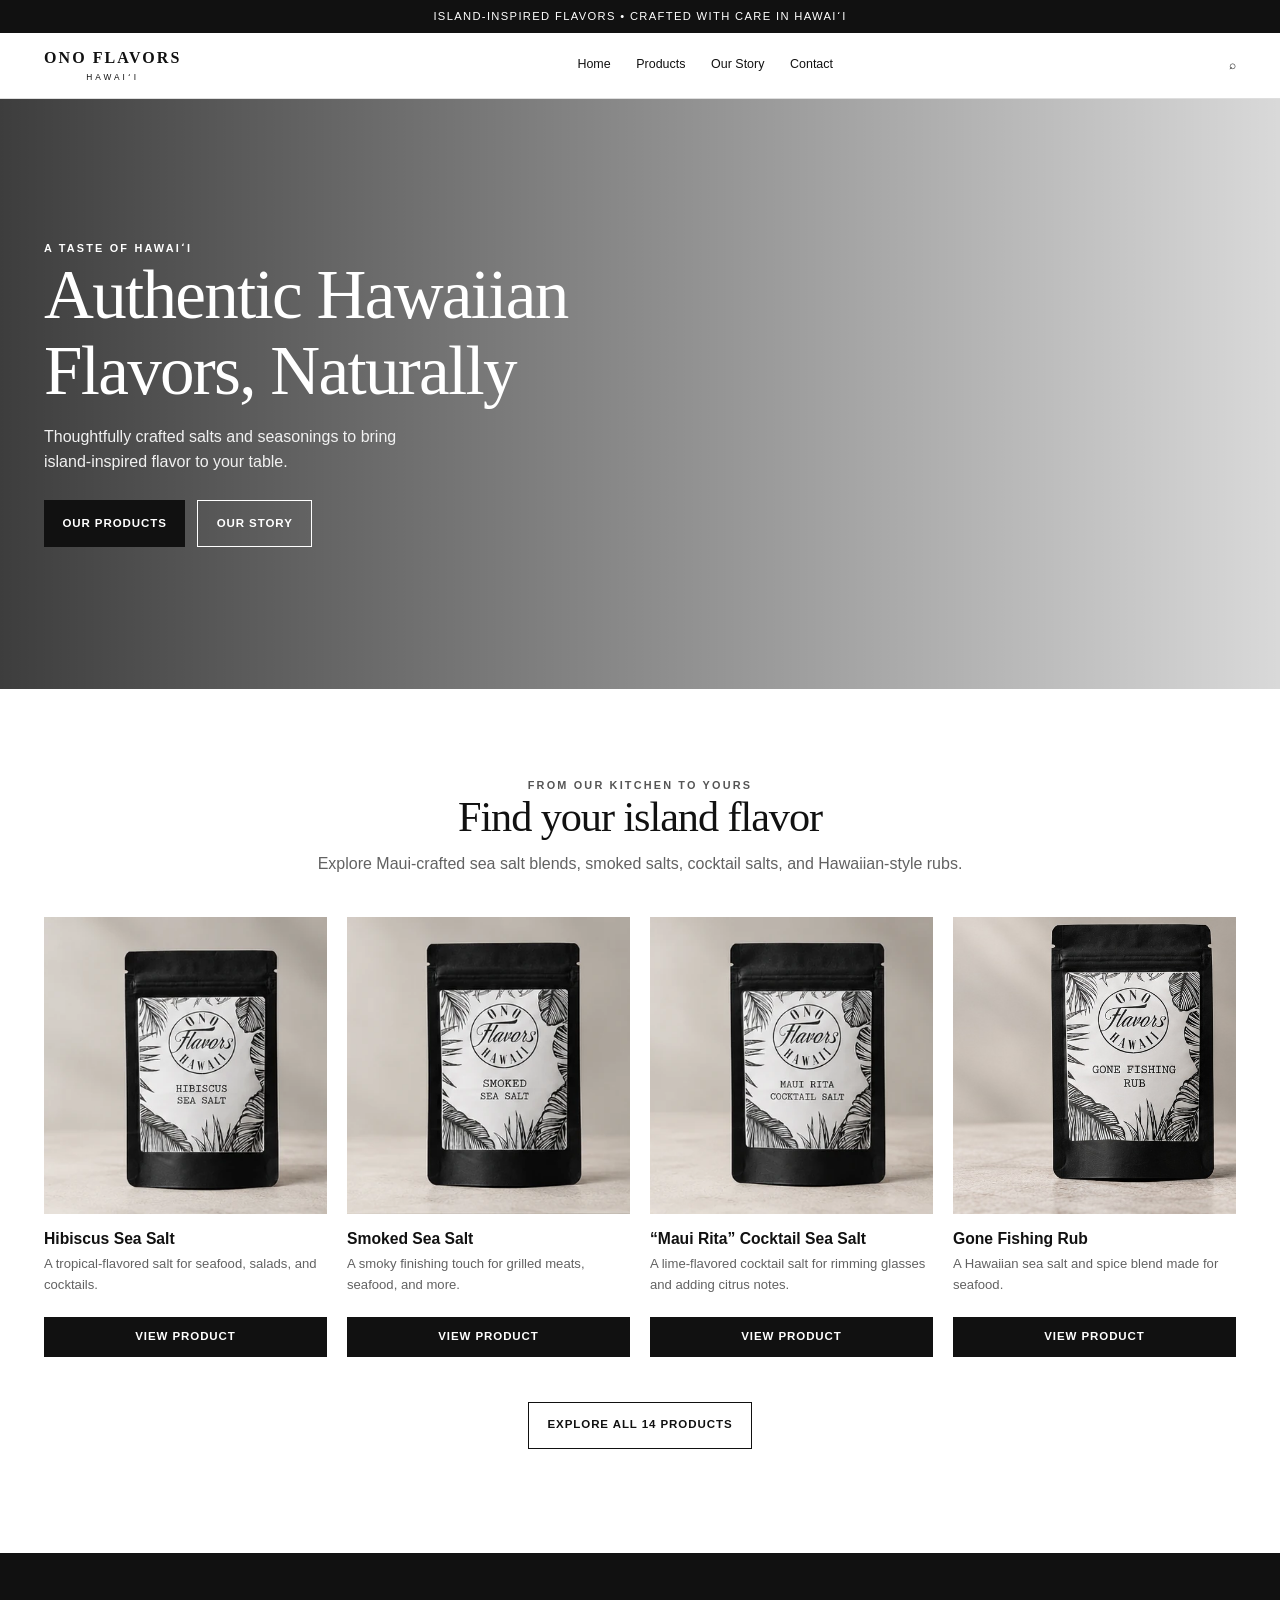
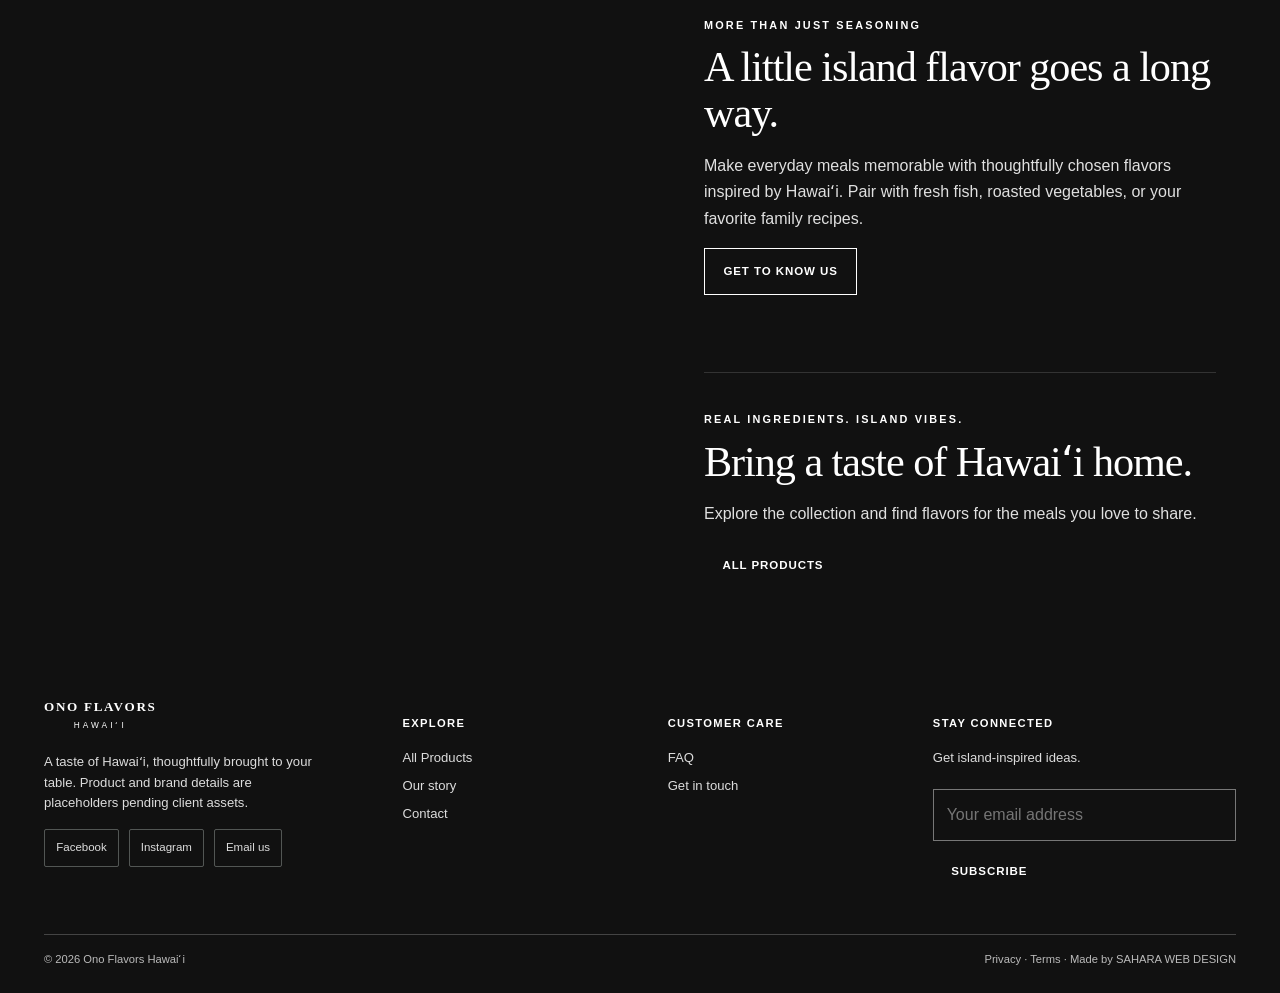
<file: index.html>
<!doctype html><html lang="en"><head><meta charset="utf-8"><meta name="viewport" content="width=device-width,initial-scale=1"><meta name="description" content="Ono Flavors Hawaiʻi — island-inspired salts, seasonings, and recipes."><title>Home | Ono Flavors Hawaiʻi</title><link rel="stylesheet" href="assets/styles.css"></head><body>
<div class="announcement">Island-inspired flavors • Crafted with care in Hawaiʻi</div>
<header class="header"><nav class="nav" aria-label="Main navigation">
<button class="icon-button menu-toggle" data-menu-toggle aria-label="Open menu" aria-expanded="false">☰</button>
<a class="logo" href="index.html" aria-label="Ono Flavors Hawaii home">ONO FLAVORS<small>HAWAIʻI</small></a>
<div class="navlinks" data-nav-links>
<a href="index.html">Home</a><a href="shop.html">Products</a><a href="story.html">Our Story</a><a href="contact.html">Contact</a>
</div>
<div class="nav-actions"><a href="shop.html" aria-label="Search products">⌕</a></div>
</nav></header>

<main>
<section class="hero"><div class="hero-inner"><div class="hero-copy"><div class="eyebrow">A taste of Hawaiʻi</div><h1 class="serif">Authentic Hawaiian<br>Flavors, Naturally</h1><p class="lead">Thoughtfully crafted salts and seasonings to bring island-inspired flavor to your table.</p><div class="button-row"><a class="button" href="shop.html">Our Products </a><a class="button outline" href="story.html">Our story</a></div></div></div></section>
<section class="section"><div class="container"><div class="section-head"><div class="eyebrow">From our kitchen to yours</div><h2 class="serif">Find your island flavor</h2><p>Explore Maui-crafted sea salt blends, smoked salts, cocktail salts, and Hawaiian-style rubs.</p></div><div class="product-grid"><article class="product-card"><a class="product-photo" href="product.html?id=hibiscus-sea-salt" aria-label="View Hibiscus Sea Salt"><img src="assets/images/products/Salt-Web%20P%3APhotos/hibiscus-sea-salt.webp" alt="Hibiscus Sea Salt product jar" loading="lazy"></a><div class="product-info"><h3><a href="product.html?id=hibiscus-sea-salt">Hibiscus Sea Salt</a></h3><p>A tropical-flavored salt for seafood, salads, and cocktails.</p><a class="button" href="product.html?id=hibiscus-sea-salt">View product</a></div></article><article class="product-card"><a class="product-photo" href="product.html?id=smoked-sea-salt" aria-label="View Smoked Sea Salt"><img src="assets/images/products/Salt-Web%20P%3APhotos/smoked-sea-salt.webp" alt="Smoked Sea Salt product jar" loading="lazy"></a><div class="product-info"><h3><a href="product.html?id=smoked-sea-salt">Smoked Sea Salt</a></h3><p>A smoky finishing touch for grilled meats, seafood, and more.</p><a class="button" href="product.html?id=smoked-sea-salt">View product</a></div></article><article class="product-card"><a class="product-photo" href="product.html?id=maui-rita-cocktail-sea-salt" aria-label="View Maui Rita Cocktail Sea Salt"><img src="assets/images/products/Salt-Web%20P%3APhotos/maui-rita-cocktail-salt.webp" alt="Maui Rita Cocktail Sea Salt product jar" loading="lazy"></a><div class="product-info"><h3><a href="product.html?id=maui-rita-cocktail-sea-salt">“Maui Rita” Cocktail Sea Salt</a></h3><p>A lime-flavored cocktail salt for rimming glasses and adding citrus notes.</p><a class="button" href="product.html?id=maui-rita-cocktail-sea-salt">View product</a></div></article><article class="product-card"><a class="product-photo" href="product.html?id=gone-fishing-rub" aria-label="View Gone Fishing Rub"><img src="assets/images/products/Salt-Web%20P%3APhotos/gone-fishing-rub.jpg" alt="Gone Fishing Rub product jar" loading="lazy"></a><div class="product-info"><h3><a href="product.html?id=gone-fishing-rub">Gone Fishing Rub</a></h3><p>A Hawaiian sea salt and spice blend made for seafood.</p><a class="button" href="product.html?id=gone-fishing-rub">View product</a></div></article></div><p style="text-align:center;margin-top:2rem"><a class="button outline" href="shop.html">Explore all 14 products</a></p></div></section>
<section class="split split-closeout"><div class="split-image" style="background-image:url('https://images.unsplash.com/photo-1467003909585-2f8a72700288?auto=format&fit=crop&w=1200&q=85')"></div><div class="split-copy"><div class="closeout-block"><div class="eyebrow" style="color:#ffffff">More than just seasoning</div><h2 class="serif">A little island flavor goes a long way.</h2><p>Make everyday meals memorable with thoughtfully chosen flavors inspired by Hawaiʻi. Pair with fresh fish, roasted vegetables, or your favorite family recipes.</p><div><a class="button outline" href="story.html">Get to know us </a></div></div><div class="closeout-block closeout-shop"><div class="eyebrow" style="color:#ffffff">Real ingredients. Island vibes.</div><h2 class="serif">Bring a taste of Hawaiʻi home.</h2><p>Explore the collection and find flavors for the meals you love to share.</p><a class="button" href="shop.html">All Products</a></div></div></section>
</main>

<footer class="footer"><div class="container"><div class="footer-grid">
<div><a class="logo" href="index.html" style="color:#ffffff;display:inline-block">ONO FLAVORS<small>HAWAIʻI</small></a><p style="margin-top:1rem;max-width:270px">A taste of Hawaiʻi, thoughtfully brought to your table. Product and brand details are placeholders pending client assets.</p>
<div class="social-links" aria-label="Social and contact links"><a href="https://www.facebook.com/onoflavorshawaii" target="_blank" rel="noopener noreferrer">Facebook </a><a href="https://www.instagram.com/ono.flavors.hawaii/" target="_blank" rel="noopener noreferrer">Instagram </a><a href="mailto:onoflavors@gmail.com">Email us </a></div></div>
<div><h4>Explore</h4><div class="footer-links"><a href="shop.html">All Products</a><a href="story.html">Our story</a><a href="contact.html">Contact</a></div></div>
<div><h4>Customer care</h4><div class="footer-links"><a href="faq.html">FAQ</a><a href="contact.html">Get in touch</a></div></div>
<div><h4>Stay connected</h4><p>Get island-inspired ideas.</p><form data-newsletter><input type="email" required placeholder="Your email address" aria-label="Your email address"><button type="submit">Subscribe</button></form></div>
</div><div class="copyright"><span>© 2026 Ono Flavors Hawaiʻi</span><span>Privacy · Terms · Made by SAHARA WEB DESIGN</span></div></div></footer>
<script src="assets/app.js"></script>
</body></html>
</file>
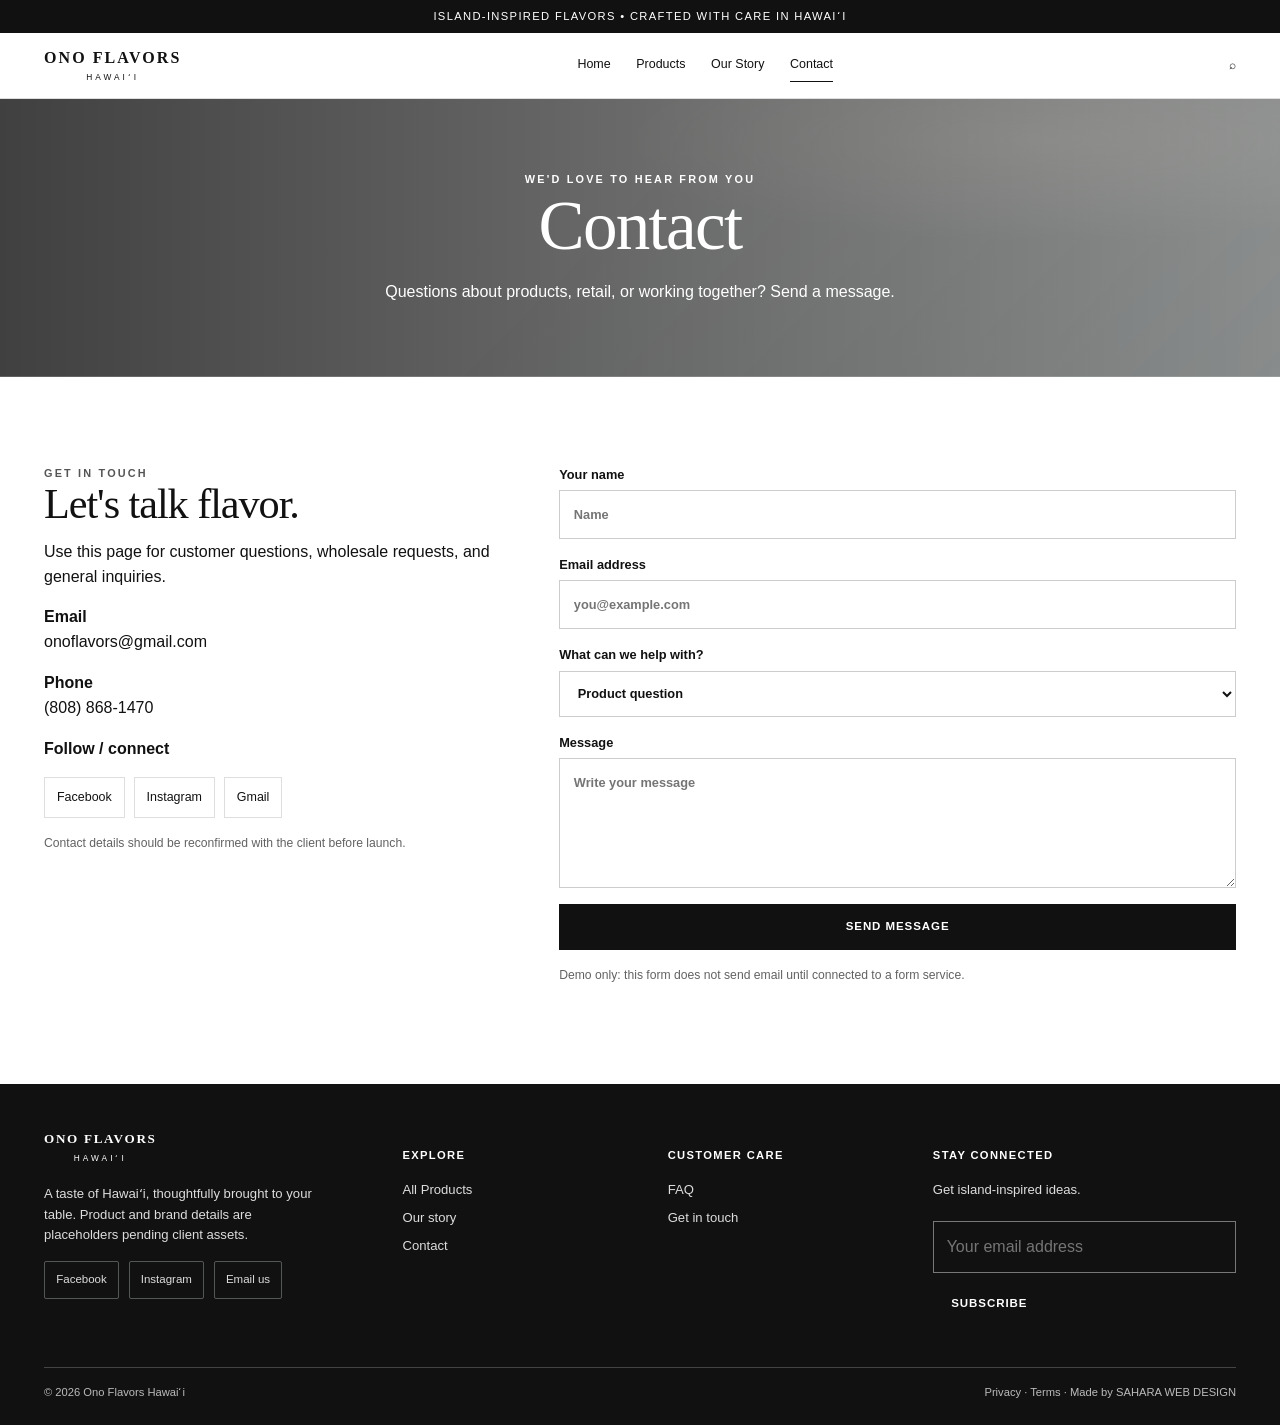
<file: contact.html>
<!doctype html><html lang="en"><head><meta charset="utf-8"><meta name="viewport" content="width=device-width,initial-scale=1"><meta name="description" content="Ono Flavors Hawaiʻi — island-inspired salts, seasonings, and recipes."><title>Contact | Ono Flavors Hawaiʻi</title><link rel="stylesheet" href="assets/styles.css"></head><body>
<div class="announcement">Island-inspired flavors • Crafted with care in Hawaiʻi</div>
<header class="header"><nav class="nav" aria-label="Main navigation">
<button class="icon-button menu-toggle" data-menu-toggle aria-label="Open menu" aria-expanded="false">☰</button>
<a class="logo" href="index.html" aria-label="Ono Flavors Hawaii home">ONO FLAVORS<small>HAWAIʻI</small></a>
<div class="navlinks" data-nav-links>
<a href="index.html">Home</a><a href="shop.html">Products</a><a href="story.html">Our Story</a><a class="active" href="contact.html">Contact</a>
</div>
<div class="nav-actions"><a href="shop.html" aria-label="Search products">⌕</a></div>
</nav></header>

<main><section class="page-hero"><div class="eyebrow" style="color:#ffffff">We'd love to hear from you</div><h1 class="serif">Contact</h1><p>Questions about products, retail, or working together? Send a message.</p></section><section class="section"><div class="container"><div class="contact-layout"><div><div class="eyebrow">Get in touch</div><h2 class="serif">Let's talk flavor.</h2><p>Use this page for customer questions, wholesale requests, and general inquiries.</p><p><strong>Email</strong><br><a href="mailto:onoflavors@gmail.com">onoflavors@gmail.com</a></p><p><strong>Phone</strong><br><a href="tel:+18088681470">(808) 868-1470</a></p><p><strong>Follow / connect</strong></p><div class="contact-social"><a href="https://www.facebook.com/onoflavorshawaii" target="_blank" rel="noopener noreferrer">Facebook </a><a href="https://www.instagram.com/ono.flavors.hawaii/" target="_blank" rel="noopener noreferrer">Instagram </a><a href="mailto:onoflavors@gmail.com">Gmail </a></div><p class="small-note">Contact details should be reconfirmed with the client before launch.</p></div><form class="form" data-demo-form><div class="notice" data-form-notice role="status"></div><label>Your name<input name="name" required autocomplete="name" placeholder="Name"></label><label>Email address<input name="email" type="email" required autocomplete="email" placeholder="you@example.com"></label><label>What can we help with?<select name="topic"><option>Product question</option><option>Wholesale / retail</option><option>Order support</option><option>Other</option></select></label><label>Message<textarea name="message" required placeholder="Write your message"></textarea></label><button type="submit">Send message </button><p class="small-note">Demo only: this form does not send email until connected to a form service.</p></form></div></div></section></main>

<footer class="footer"><div class="container"><div class="footer-grid">
<div><a class="logo" href="index.html" style="color:#ffffff;display:inline-block">ONO FLAVORS<small>HAWAIʻI</small></a><p style="margin-top:1rem;max-width:270px">A taste of Hawaiʻi, thoughtfully brought to your table. Product and brand details are placeholders pending client assets.</p>
<div class="social-links" aria-label="Social and contact links"><a href="https://www.facebook.com/onoflavorshawaii" target="_blank" rel="noopener noreferrer">Facebook </a><a href="https://www.instagram.com/ono.flavors.hawaii/" target="_blank" rel="noopener noreferrer">Instagram </a><a href="mailto:onoflavors@gmail.com">Email us </a></div></div>
<div><h4>Explore</h4><div class="footer-links"><a href="shop.html">All Products</a><a href="story.html">Our story</a><a href="contact.html">Contact</a></div></div>
<div><h4>Customer care</h4><div class="footer-links"><a href="faq.html">FAQ</a><a href="contact.html">Get in touch</a></div></div>
<div><h4>Stay connected</h4><p>Get island-inspired ideas.</p><form data-newsletter><input type="email" required placeholder="Your email address" aria-label="Your email address"><button type="submit">Subscribe</button></form></div>
</div><div class="copyright"><span>© 2026 Ono Flavors Hawaiʻi</span><span>Privacy · Terms · Made by SAHARA WEB DESIGN</span></div></div></footer>
<script src="assets/app.js"></script>
</body></html>
</file>
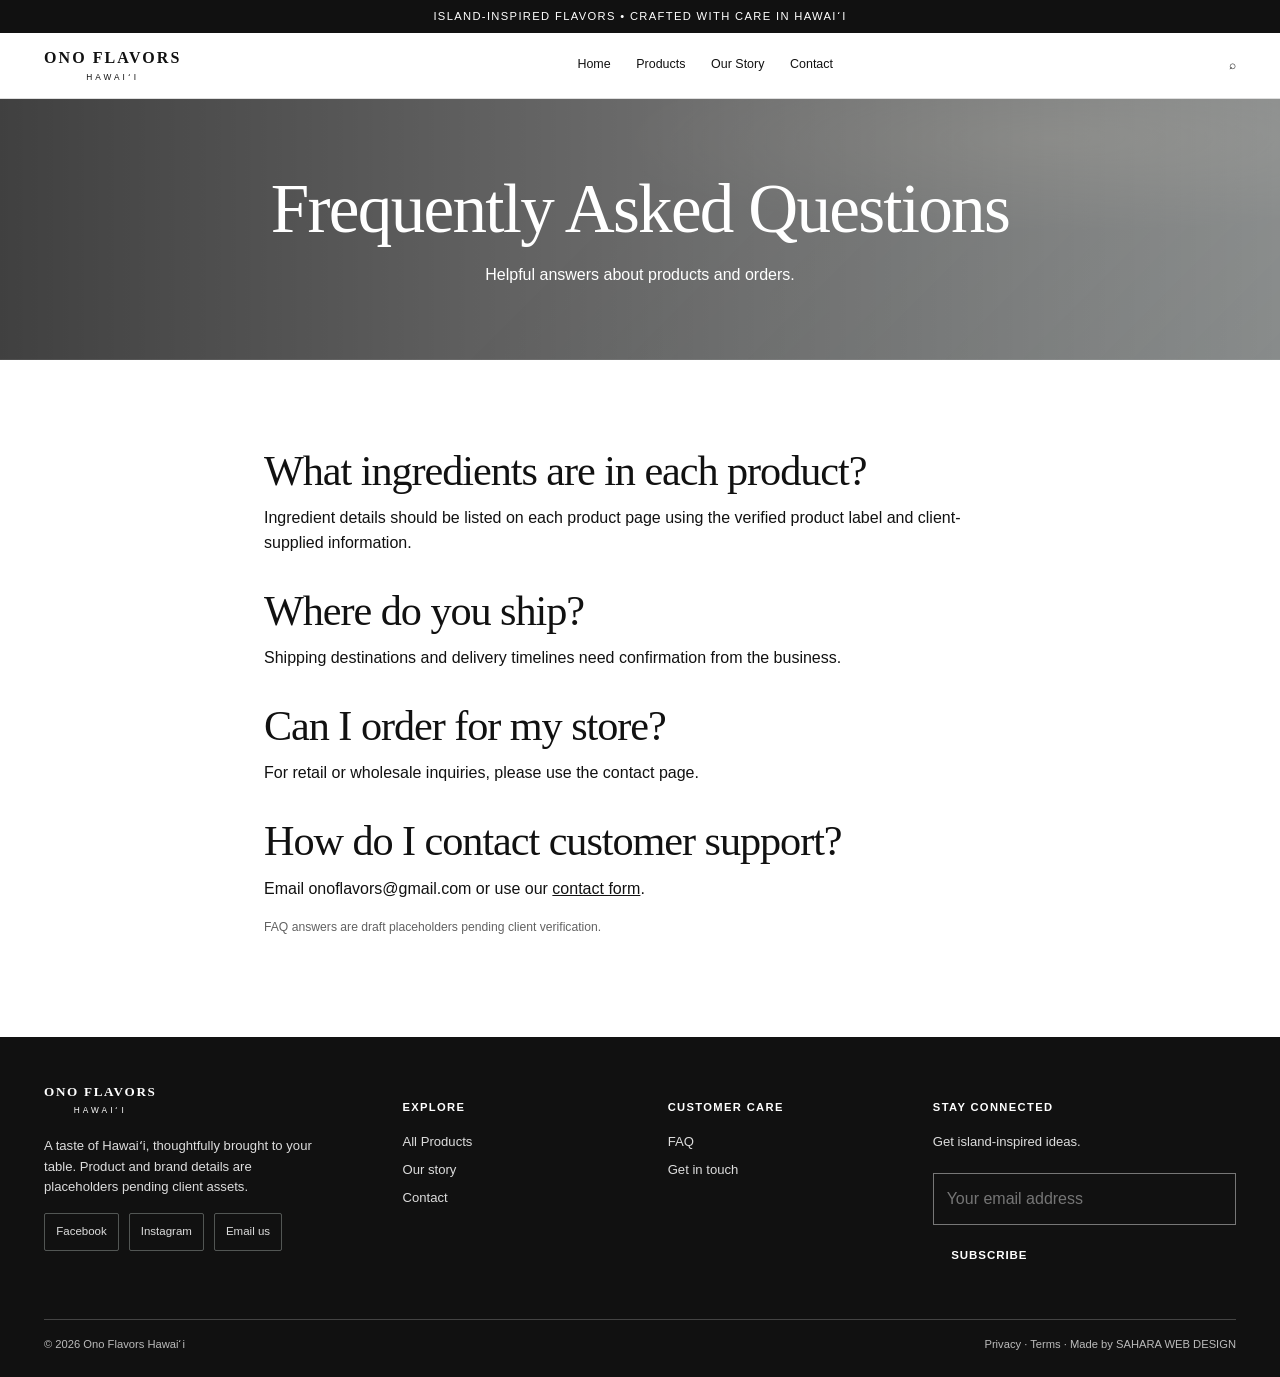
<file: faq.html>
<!doctype html><html lang="en"><head><meta charset="utf-8"><meta name="viewport" content="width=device-width,initial-scale=1"><meta name="description" content="Ono Flavors Hawaiʻi — island-inspired salts, seasonings, and recipes."><title>FAQ | Ono Flavors Hawaiʻi</title><link rel="stylesheet" href="assets/styles.css"></head><body>
<div class="announcement">Island-inspired flavors • Crafted with care in Hawaiʻi</div>
<header class="header"><nav class="nav" aria-label="Main navigation">
<button class="icon-button menu-toggle" data-menu-toggle aria-label="Open menu" aria-expanded="false">☰</button>
<a class="logo" href="index.html" aria-label="Ono Flavors Hawaii home">ONO FLAVORS<small>HAWAIʻI</small></a>
<div class="navlinks" data-nav-links>
<a href="index.html">Home</a><a href="shop.html">Products</a><a href="story.html">Our Story</a><a href="contact.html">Contact</a>
</div>
<div class="nav-actions"><a href="shop.html" aria-label="Search products">⌕</a></div>
</nav></header>

<main><section class="page-hero"><h1 class="serif">Frequently Asked Questions</h1><p>Helpful answers about products and orders.</p></section><section class="section"><div class="container" style="max-width:800px">
<h2 class="serif">What ingredients are in each product?</h2><p>Ingredient details should be listed on each product page using the verified product label and client-supplied information.</p>
<h2 class="serif" style="margin-top:2rem">Where do you ship?</h2><p>Shipping destinations and delivery timelines need confirmation from the business.</p>
<h2 class="serif" style="margin-top:2rem">Can I order for my store?</h2><p>For retail or wholesale inquiries, please use the contact page.</p>
<h2 class="serif" style="margin-top:2rem">How do I contact customer support?</h2><p>Email <a href="mailto:onoflavors@gmail.com">onoflavors@gmail.com</a> or use our <a href="contact.html"><u>contact form</u></a>.</p>
<p class="small-note">FAQ answers are draft placeholders pending client verification.</p></div></section></main>

<footer class="footer"><div class="container"><div class="footer-grid">
<div><a class="logo" href="index.html" style="color:#ffffff;display:inline-block">ONO FLAVORS<small>HAWAIʻI</small></a><p style="margin-top:1rem;max-width:270px">A taste of Hawaiʻi, thoughtfully brought to your table. Product and brand details are placeholders pending client assets.</p>
<div class="social-links" aria-label="Social and contact links"><a href="https://www.facebook.com/onoflavorshawaii" target="_blank" rel="noopener noreferrer">Facebook </a><a href="https://www.instagram.com/ono.flavors.hawaii/" target="_blank" rel="noopener noreferrer">Instagram </a><a href="mailto:onoflavors@gmail.com">Email us </a></div></div>
<div><h4>Explore</h4><div class="footer-links"><a href="shop.html">All Products</a><a href="story.html">Our story</a><a href="contact.html">Contact</a></div></div>
<div><h4>Customer care</h4><div class="footer-links"><a href="faq.html">FAQ</a><a href="contact.html">Get in touch</a></div></div>
<div><h4>Stay connected</h4><p>Get island-inspired ideas.</p><form data-newsletter><input type="email" required placeholder="Your email address" aria-label="Your email address"><button type="submit">Subscribe</button></form></div>
</div><div class="copyright"><span>© 2026 Ono Flavors Hawaiʻi</span><span>Privacy · Terms · Made by SAHARA WEB DESIGN</span></div></div></footer>
<script src="assets/app.js"></script>
</body></html>
</file>
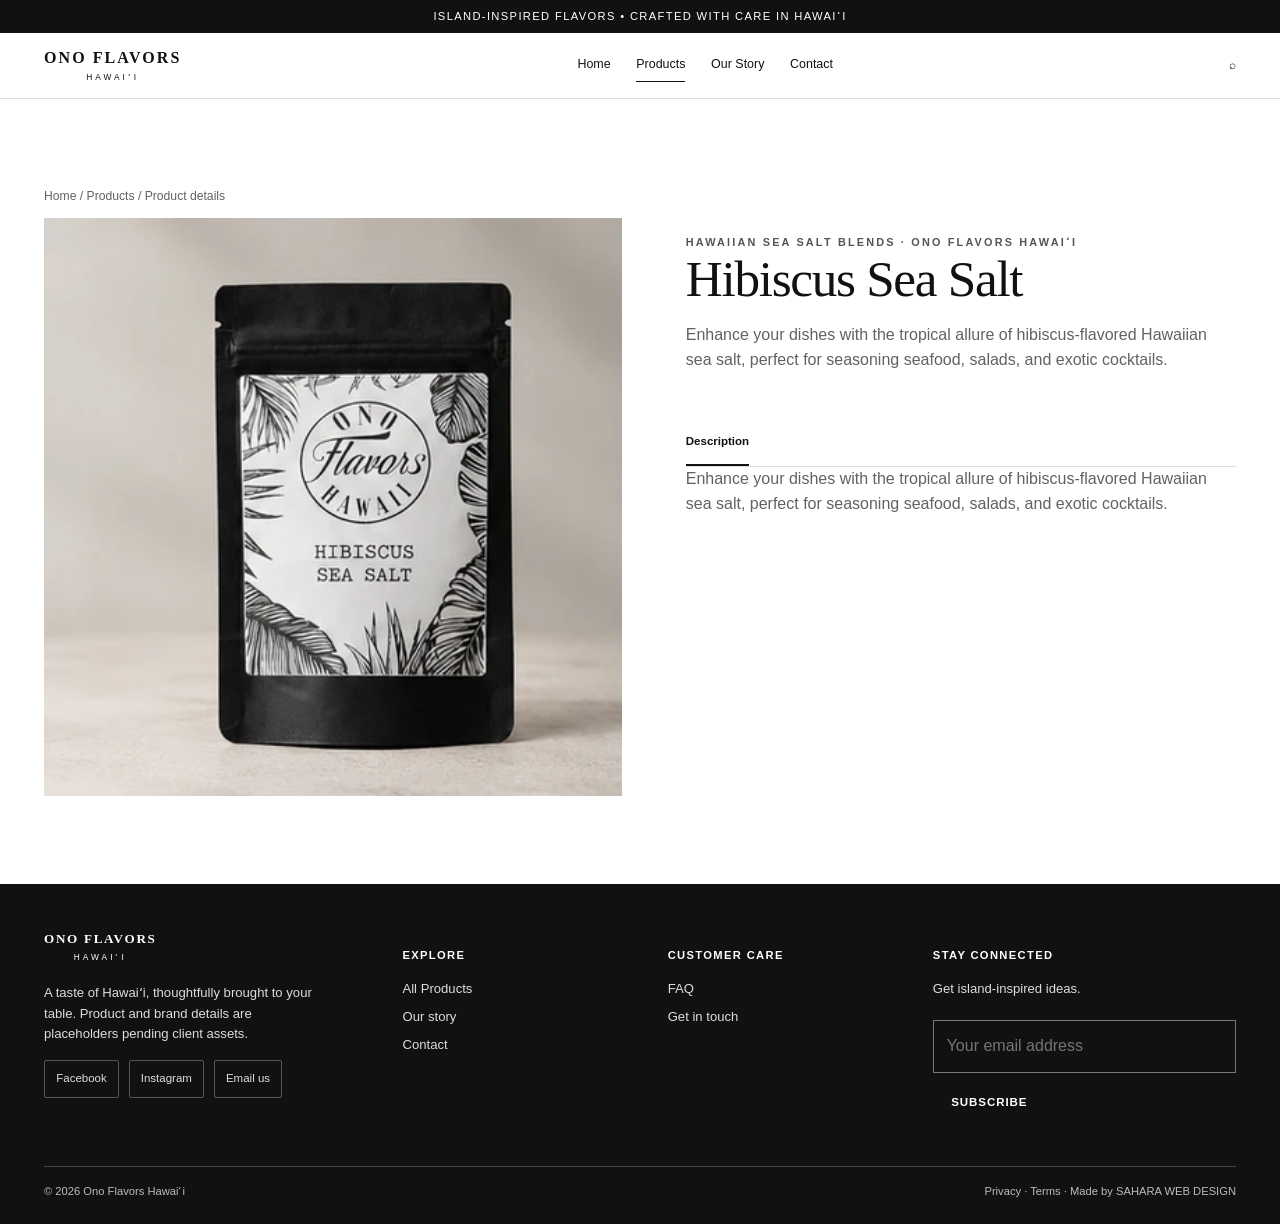
<file: product.html>
<!doctype html><html lang="en"><head><meta charset="utf-8"><meta name="viewport" content="width=device-width,initial-scale=1"><meta name="description" content="Ono Flavors Hawaiʻi — island-inspired salts, seasonings, and recipes."><title>Product | Ono Flavors Hawaiʻi</title><link rel="stylesheet" href="assets/styles.css"></head><body>
<div class="announcement">Island-inspired flavors • Crafted with care in Hawaiʻi</div>
<header class="header"><nav class="nav" aria-label="Main navigation">
<button class="icon-button menu-toggle" data-menu-toggle aria-label="Open menu" aria-expanded="false">☰</button>
<a class="logo" href="index.html" aria-label="Ono Flavors Hawaii home">ONO FLAVORS<small>HAWAIʻI</small></a>
<div class="navlinks" data-nav-links>
<a href="index.html">Home</a><a class="active" href="shop.html">Products</a><a href="story.html">Our Story</a><a href="contact.html">Contact</a>
</div>
<div class="nav-actions"><a href="shop.html" aria-label="Search products">⌕</a></div>
</nav></header>

<main><section class="section"><div class="container"><p class="small-note"><a href="index.html">Home</a> / <a href="shop.html">Products</a> / Product details</p><div class="product-detail"><div><div class="detail-image"><img id="product-image" src="assets/images/products/Salt-Web%20P%3APhotos/hibiscus-sea-salt.webp" alt="Hibiscus Sea Salt product photo" loading="eager" decoding="async"></div></div><div class="detail-copy"><div class="eyebrow">Ono Flavors Hawaiʻi</div><h1 class="serif" id="product-title">Smoked Salt</h1><p id="product-description">A smoky finishing salt for grilled foods, seafood, vegetables, and everyday cooking.</p><div class="tabs"><button class="active" type="button">Description</button></div><div id="tab-content"><p id="tab-description"></p></div></div></div></div></section></main>
<script>
const catalog={"hibiscus-sea-salt": { "image": "hibiscus-sea-salt.webp","name": "Hibiscus Sea Salt", "category": "Hawaiian Sea Salt Blends", "description": "Enhance your dishes with the tropical allure of hibiscus-flavored Hawaiian sea salt, perfect for seasoning seafood, salads, and exotic cocktails."}, "chili-lime-sea-salt": { "image": "chili-lime-sea-salt.webp","name": "Chili Lime Sea Salt", "category": "Hawaiian Sea Salt Blends", "description": "Elevate your taste buds with the zesty and fiery kick of Chili Lime Hawaiian sea salt, ideal for spicing up Mexican and Southwestern dishes, as well as adding a tangy twist to cocktails and snacks."}, "jalapeno-sea-salt": { "image": "jalapeno-sea-salt.webp","name": "Jalapeño Sea Salt", "category": "Hawaiian Sea Salt Blends", "description": "Spice up your culinary creations with the bold and fiery flavor of Jalapeño flavored Hawaiian sea salt, perfect for adding a kick to salsas, marinades, and grilled dishes."}, "smoked-sea-salt": { "image": "smoked-sea-salt.webp","name": "Smoked Sea Salt", "category": "Smoked Sea Salt Blends", "description": "Infuse your dishes with the enticing smokiness of our smoked Hawaiian sea salt, perfect for enhancing the flavors of grilled meats, seafood, and tropical-inspired cuisine."}, "garlic-smoked-sea-salt": { "image": "garlic-smoked-sea-salt.webp","name": "Garlic Smoked Sea Salt", "category": "Smoked Sea Salt Blends", "description": "Elevate your culinary creations with the rich, smoky essence of garlic-flavored smoked sea salt, an ideal seasoning for grilled meats, roasted vegetables, and pasta dishes."}, "lava-smoked-sea-salt": { "image": "lava-smoked-sea-salt.webp","name": "Lava Smoked Sea Salt", "category": "Smoked Sea Salt Blends", "description": "Ignite your taste buds with Lava Salt, our spicy-flavored smoked Hawaiian sea salt mix, perfect for adding a fiery and smoky flavored kick to dishes like grilled meats, stir-fries, and spicy margaritas. Hot and smoky like a Hawaiian Volcano."}, "maui-rita-cocktail-sea-salt": { "image": "maui-rita-cocktail-salt.webp","name": "“Maui Rita” Cocktail Sea Salt", "category": "Beverage Salts", "description": "Give your margaritas and tropical cocktails that special flavor twist with our “Maui-Rita” lime-flavored cocktail sea salt, a zesty blend perfect for rimming glasses and adding a burst of citrus to your favorite drinks."}, "lemon-ginger-cocktail-sea-salt": { "image": "lemon-ginger-cocktail-salt.webp","name": "Lemon Ginger Cocktail Sea Salt", "category": "Beverage Salts", "description": "Compliment your cocktails and culinary creations with the zesty and refreshing tang of Lemon Ginger flavored Hawaiian cocktail sea salt, ideal for rimming glasses, seasoning seafood, and brightening up salads and Asian-inspired dishes."}, "guava-cocktail-salt": { "image": "guava-cocktail-salt.webp","name": "Guava Cocktail Salt", "category": "Beverage Salts", "description": "Elevate your cocktails and tropical creations with the delightful sweetness of Guava Flavored Hawaiian Cocktail Sea Salt, perfect for rimming glasses, enhancing the flavor of margaritas, and adding a unique twist to fruity beverages."}, "sea-salt-chili-cocoa": { "image": "sea-salt-chili-cocoa.jpg","name": "Sea Salt & Chili Cocoa", "category": "Special Treat", "description": "Imagine your favorite chocolates in the form of hot cocoa! This unique fusion of Hawaiian Sea Salt and Chili Cocoa is a culinary treat! Also perfect for adding a sweet and spicy twist to chocolate-based recipes, desserts, and baked goods. This product is intentionally made without sugar so you can add sugar or a sweetener to adjust it to your dietary preferences. Just add hot water and your choice of milk for a sensational liquid treat!"}, "paniolo-steak-rub": { "image": "paniolo-steak-rub.jpg","name": "Paniolo Steak Rub", "category": "Spice Rubs", "description": "Transform your steaks into culinary masterpieces with our “Paniolo Steak Rub”, named after the famous Hawaiian cowboys of Upcountry Maui. It features the smoky sea salt flavor mixed with our special spice blend and is ideal for grilling, roasting, or pan-searing, ensuring a flavor-packed steak experience."}, "rooster-rub": { "image": "rooster-rub.jpg","name": "Rooster Rub", "category": "Spice Rubs", "description": "Elevate your chicken dishes to mouthwatering perfection with our “Rooster Rub”, featuring Hawaiian sea salt and our special spice blend, designed to bring out the best flavors when roasting, grilling, or sautéing chicken. Inspired by our infamous Maui roosters that have been keeping us up all night."}, "gone-fishing-rub": { "image": "gone-fishing-rub.jpg","name": "Gone Fishing Rub", "category": "Spice Rubs", "description": "Enhance the flavors of your seafood dishes with our Seafood “Gone Fishing” rub, crafted with Hawaiian sea salt and our special spice blend. Perfect for seasoning, grilling, or baking seafood, ensuring a delectable five-star seafood experience. Works well on any seafood, even the one you caught at the grocery store after you were “gone fishing”."}, "aloha-friday-bbq-rub": { "image": "aloha-friday-bbq-rub.jpg","name": "Aloha Friday BBQ Rub", "category": "Spice Rubs", "image": "aloha-friday-bbq-rub.jpg", "description": "Introducing our “Aloha Friday” Hawaiian Pineapple BBQ Rub, blending the tropical sweetness of pineapple with Hawaiian sea salt and our special spice mix. Perfect to create irresistibly flavorful and aromatic island-style BBQ dishes for your “Aloha Friday” and any day of the week."}};
const id=new URLSearchParams(location.search).get('id')||'hibiscus-sea-salt';
const p=catalog[id]||catalog['hibiscus-sea-salt'];
document.getElementById('product-title').textContent=p.name;
const productImage=document.getElementById('product-image');
productImage.src='assets/images/products/Salt-Web%20P%3APhotos/'+p.image;
productImage.alt=p.name+' product photo';
document.getElementById('product-description').textContent=p.description;
document.getElementById('tab-description').textContent=p.description;
document.querySelector('.detail-copy .eyebrow').textContent=p.category+' · Ono Flavors Hawaiʻi';
</script>

<footer class="footer"><div class="container"><div class="footer-grid">
<div><a class="logo" href="index.html" style="color:#ffffff;display:inline-block">ONO FLAVORS<small>HAWAIʻI</small></a><p style="margin-top:1rem;max-width:270px">A taste of Hawaiʻi, thoughtfully brought to your table. Product and brand details are placeholders pending client assets.</p>
<div class="social-links" aria-label="Social and contact links"><a href="https://www.facebook.com/onoflavorshawaii" target="_blank" rel="noopener noreferrer">Facebook </a><a href="https://www.instagram.com/ono.flavors.hawaii/" target="_blank" rel="noopener noreferrer">Instagram </a><a href="mailto:onoflavors@gmail.com">Email us </a></div></div>
<div><h4>Explore</h4><div class="footer-links"><a href="shop.html">All Products</a><a href="story.html">Our story</a><a href="contact.html">Contact</a></div></div>
<div><h4>Customer care</h4><div class="footer-links"><a href="faq.html">FAQ</a><a href="contact.html">Get in touch</a></div></div>
<div><h4>Stay connected</h4><p>Get island-inspired ideas.</p><form data-newsletter><input type="email" required placeholder="Your email address" aria-label="Your email address"><button type="submit">Subscribe</button></form></div>
</div><div class="copyright"><span>© 2026 Ono Flavors Hawaiʻi</span><span>Privacy · Terms · Made by SAHARA WEB DESIGN</span></div></div></footer>
<script src="assets/app.js"></script>
</body></html>
</file>
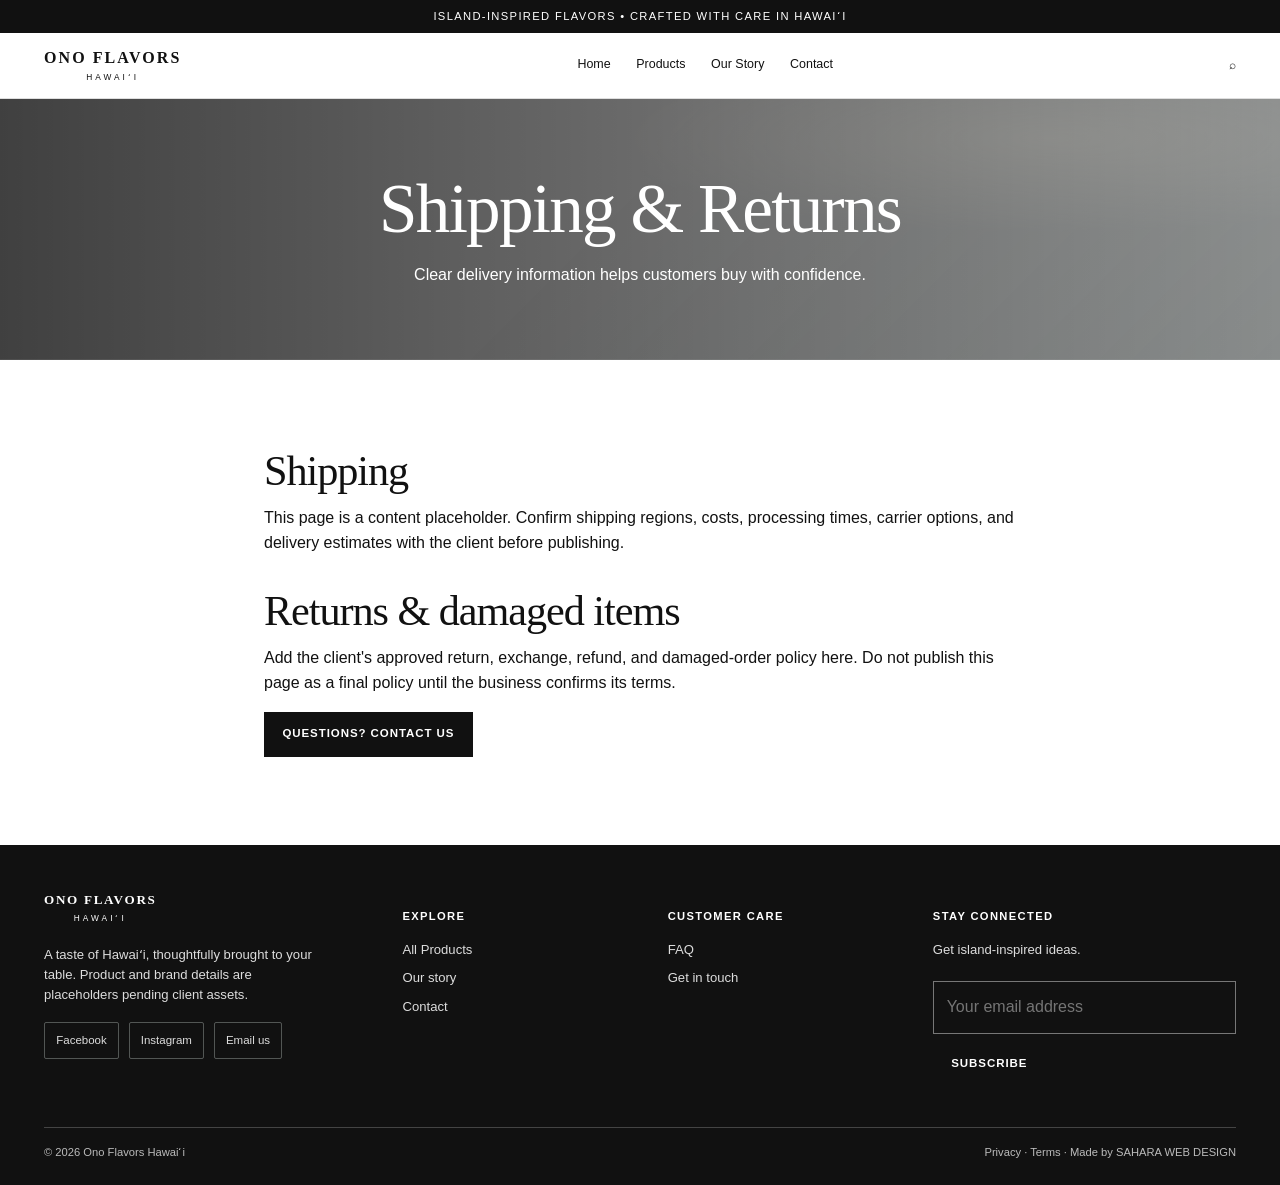
<file: shipping.html>
<!doctype html><html lang="en"><head><meta charset="utf-8"><meta name="viewport" content="width=device-width,initial-scale=1"><meta name="description" content="Ono Flavors Hawaiʻi — island-inspired salts, seasonings, and recipes."><title>Shipping & Returns | Ono Flavors Hawaiʻi</title><link rel="stylesheet" href="assets/styles.css"></head><body>
<div class="announcement">Island-inspired flavors • Crafted with care in Hawaiʻi</div>
<header class="header"><nav class="nav" aria-label="Main navigation">
<button class="icon-button menu-toggle" data-menu-toggle aria-label="Open menu" aria-expanded="false">☰</button>
<a class="logo" href="index.html" aria-label="Ono Flavors Hawaii home">ONO FLAVORS<small>HAWAIʻI</small></a>
<div class="navlinks" data-nav-links>
<a href="index.html">Home</a><a href="shop.html">Products</a><a href="story.html">Our Story</a><a href="contact.html">Contact</a>
</div>
<div class="nav-actions"><a href="shop.html" aria-label="Search products">⌕</a></div>
</nav></header>

<main><section class="page-hero"><h1 class="serif">Shipping & Returns</h1><p>Clear delivery information helps customers buy with confidence.</p></section><section class="section"><div class="container" style="max-width:800px"><h2 class="serif">Shipping</h2><p>This page is a content placeholder. Confirm shipping regions, costs, processing times, carrier options, and delivery estimates with the client before publishing.</p><h2 class="serif" style="margin-top:2rem">Returns & damaged items</h2><p>Add the client's approved return, exchange, refund, and damaged-order policy here. Do not publish this page as a final policy until the business confirms its terms.</p><a class="button" href="contact.html">Questions? Contact us</a></div></section></main>

<footer class="footer"><div class="container"><div class="footer-grid">
<div><a class="logo" href="index.html" style="color:#ffffff;display:inline-block">ONO FLAVORS<small>HAWAIʻI</small></a><p style="margin-top:1rem;max-width:270px">A taste of Hawaiʻi, thoughtfully brought to your table. Product and brand details are placeholders pending client assets.</p>
<div class="social-links" aria-label="Social and contact links"><a href="https://www.facebook.com/onoflavorshawaii" target="_blank" rel="noopener noreferrer">Facebook </a><a href="https://www.instagram.com/ono.flavors.hawaii/" target="_blank" rel="noopener noreferrer">Instagram </a><a href="mailto:onoflavors@gmail.com">Email us </a></div></div>
<div><h4>Explore</h4><div class="footer-links"><a href="shop.html">All Products</a><a href="story.html">Our story</a><a href="contact.html">Contact</a></div></div>
<div><h4>Customer care</h4><div class="footer-links"><a href="faq.html">FAQ</a><a href="contact.html">Get in touch</a></div></div>
<div><h4>Stay connected</h4><p>Get island-inspired ideas.</p><form data-newsletter><input type="email" required placeholder="Your email address" aria-label="Your email address"><button type="submit">Subscribe</button></form></div>
</div><div class="copyright"><span>© 2026 Ono Flavors Hawaiʻi</span><span>Privacy · Terms · Made by SAHARA WEB DESIGN</span></div></div></footer>
<script src="assets/app.js"></script>
</body></html>
</file>
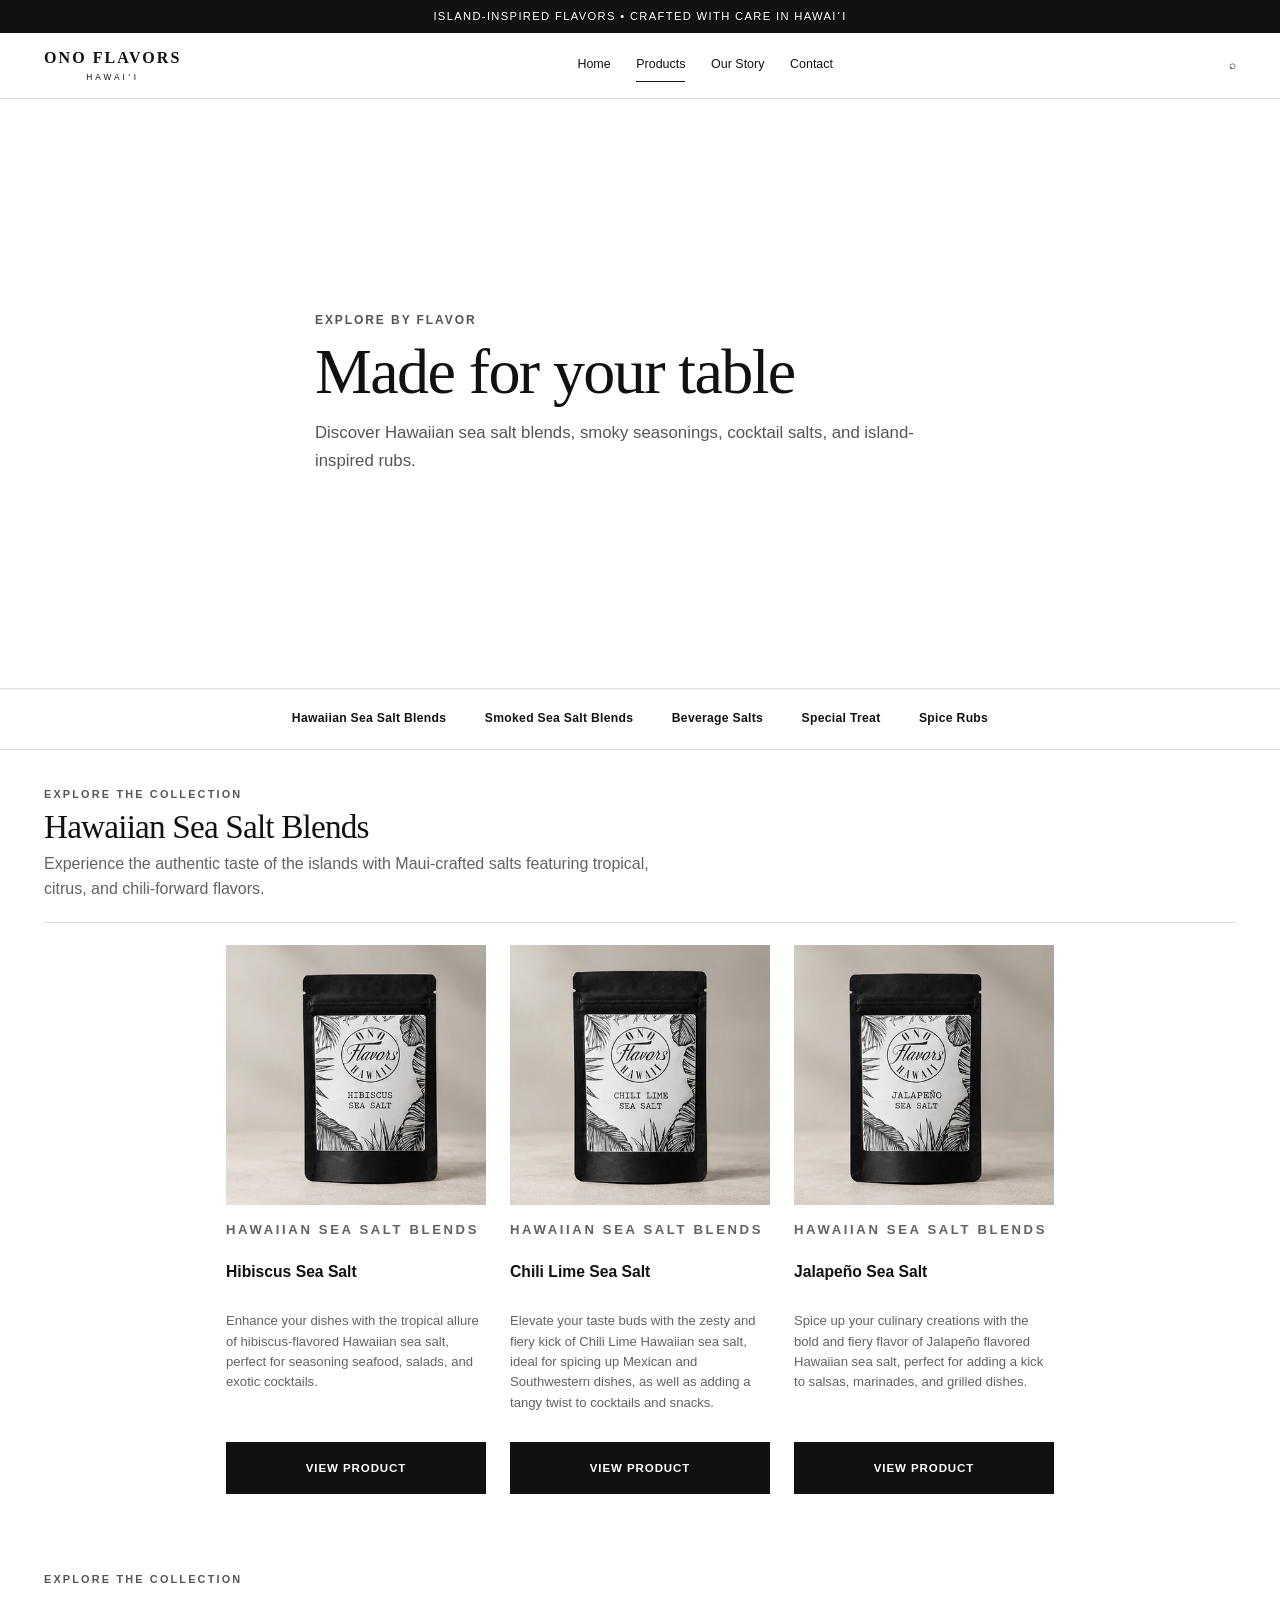
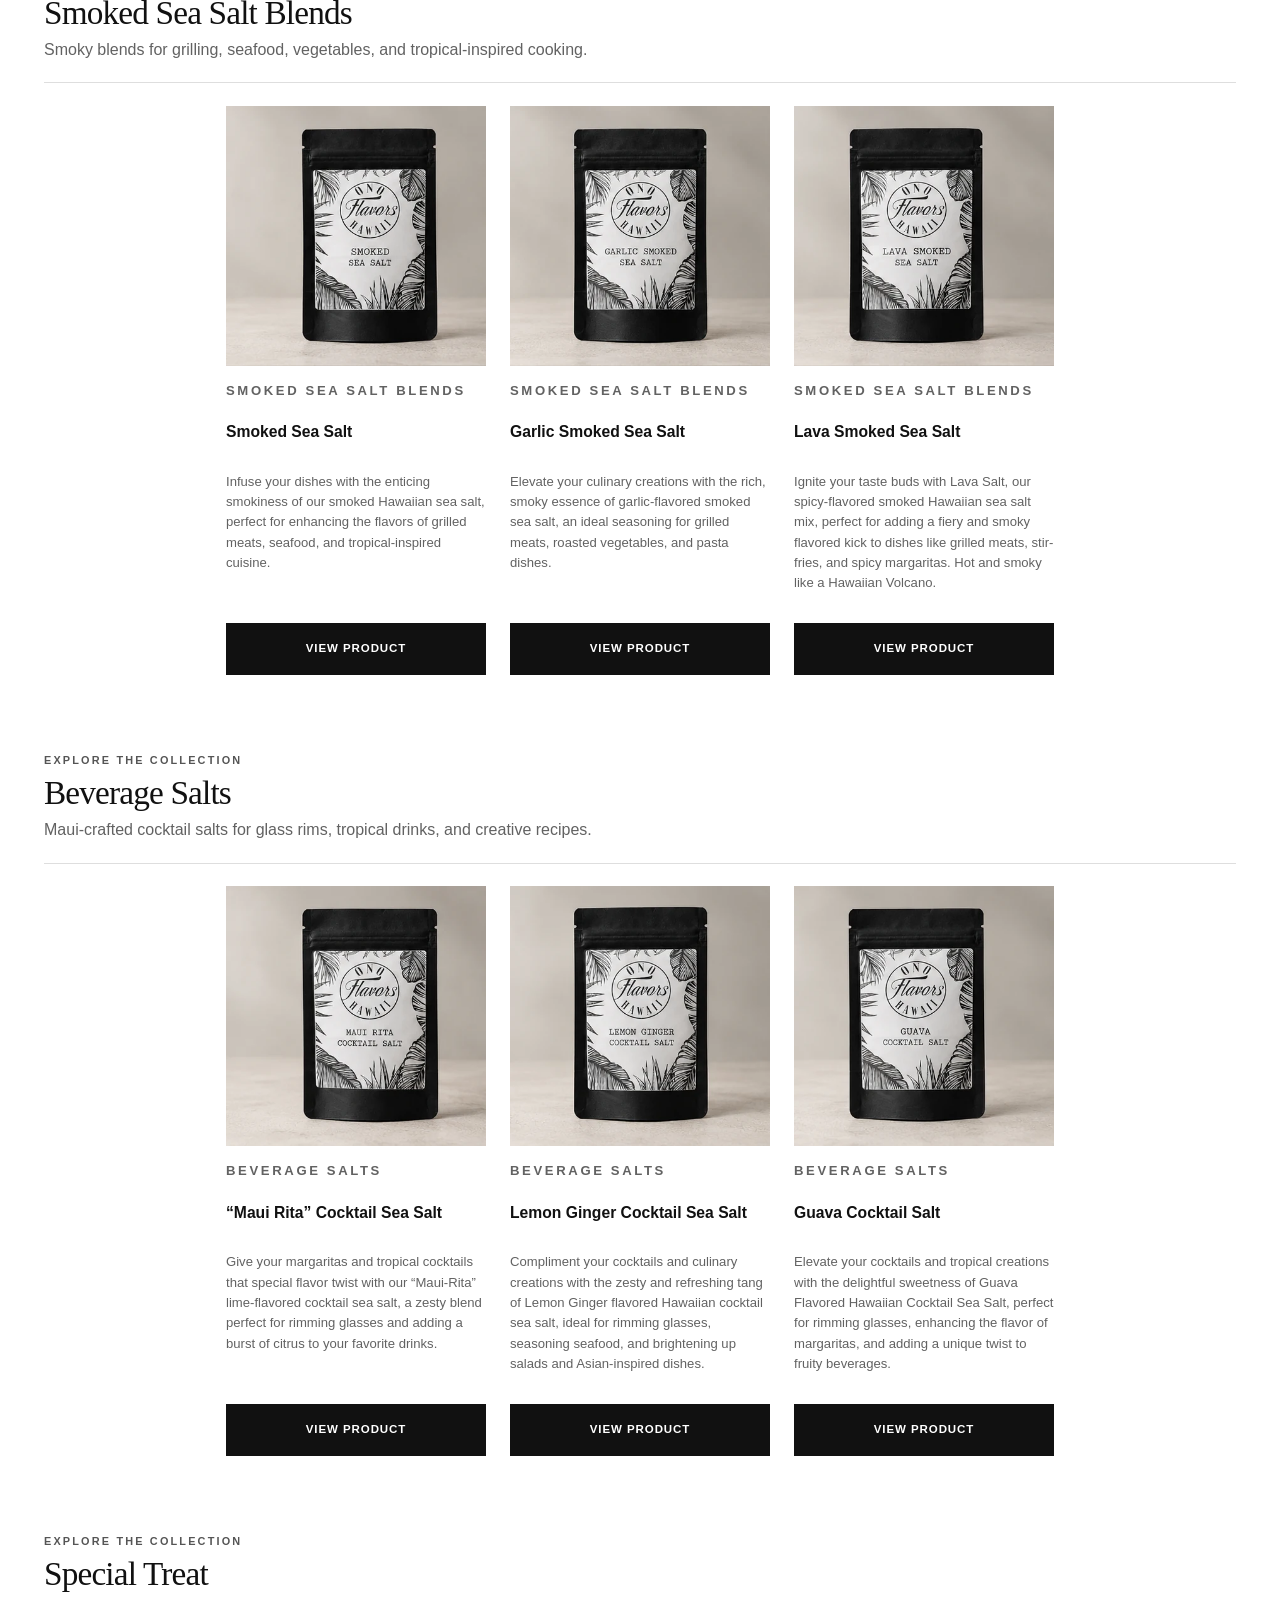
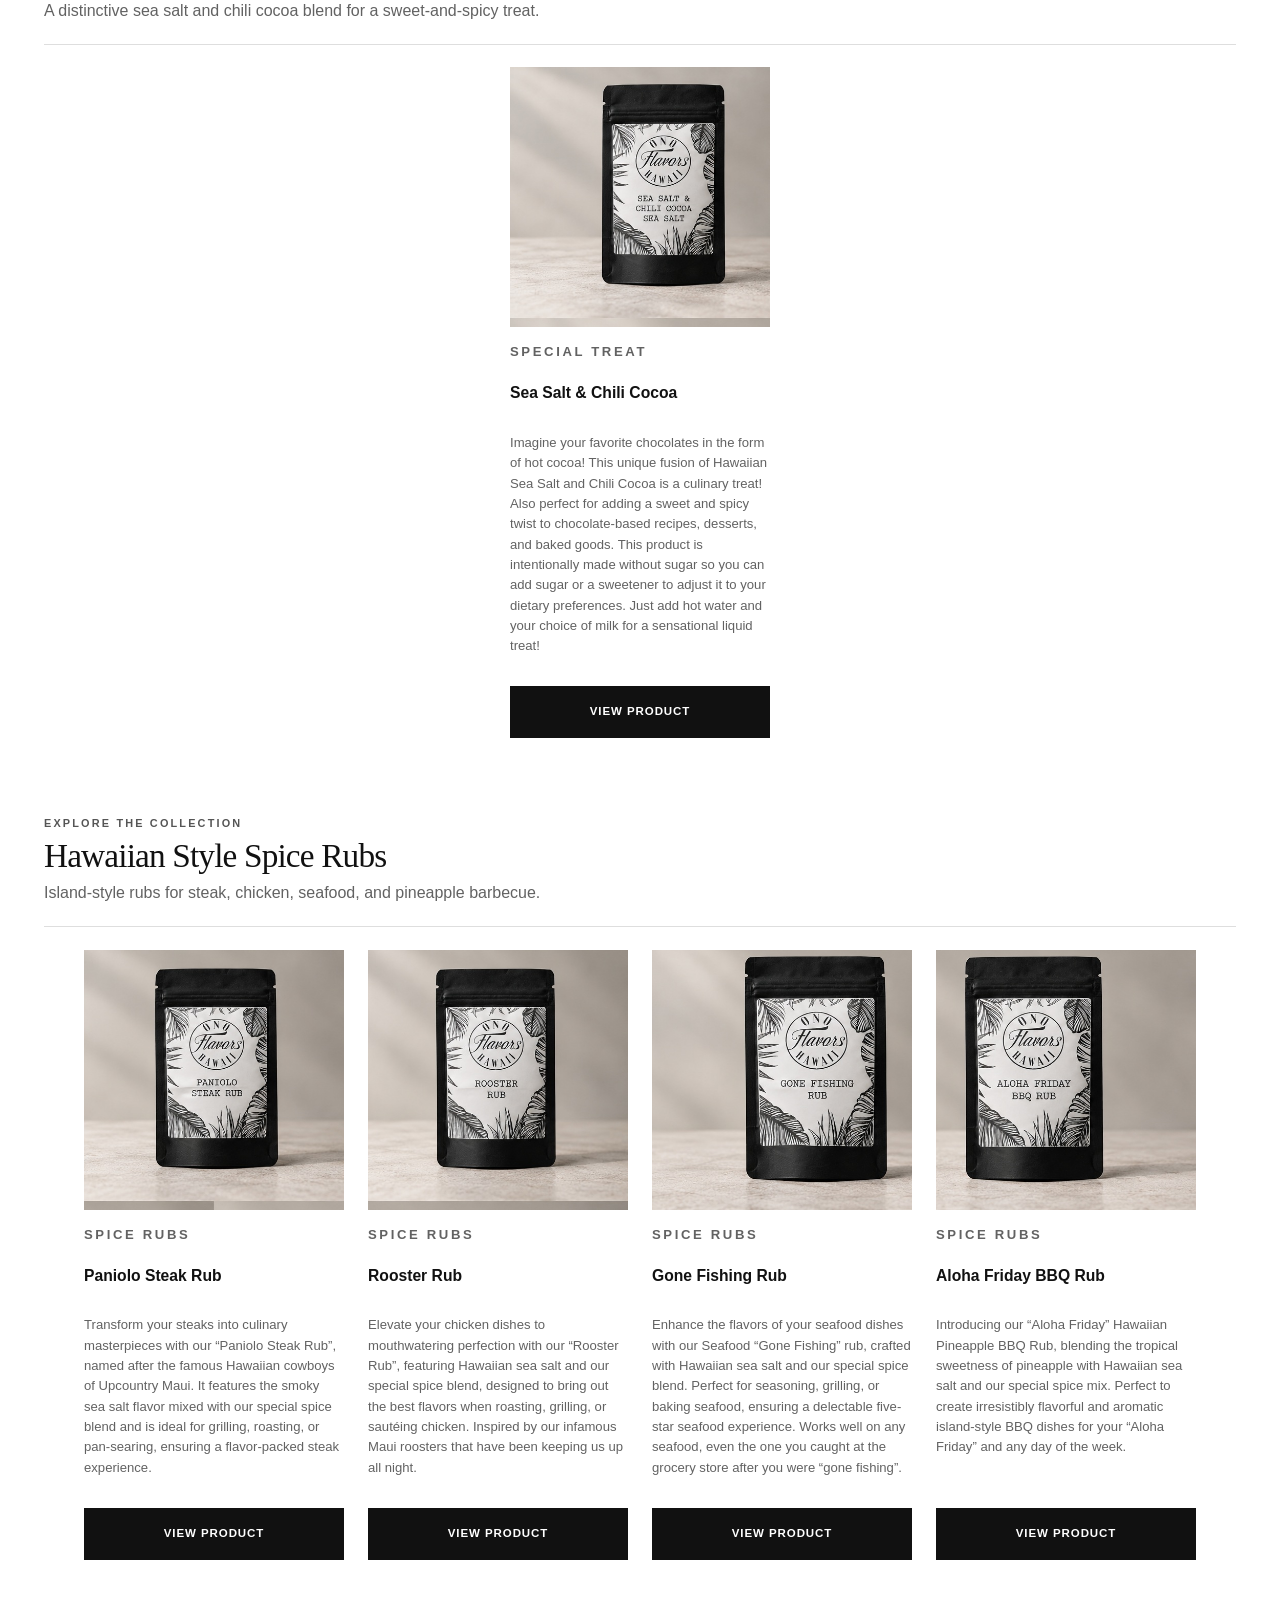
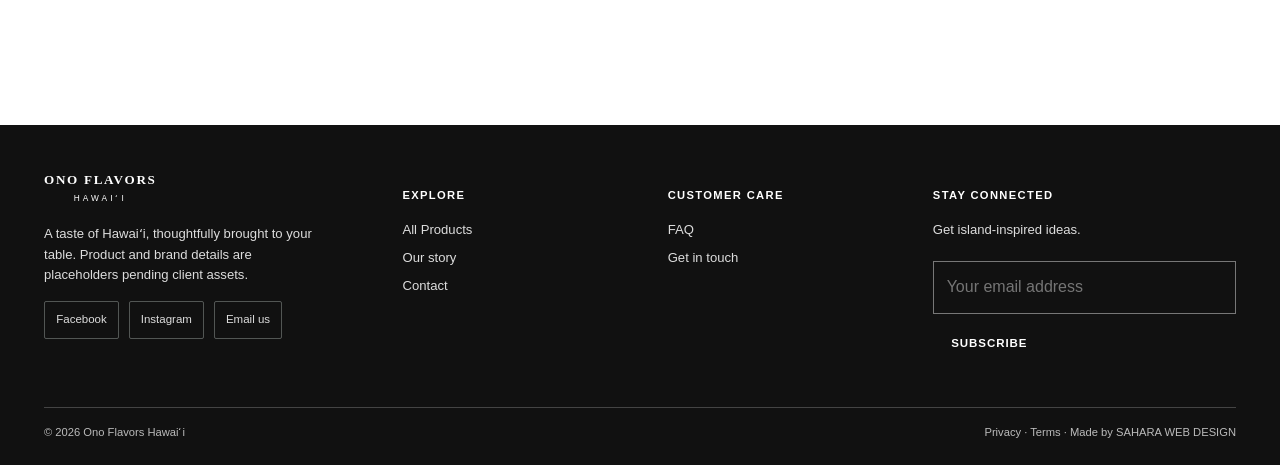
<file: shop.html>
<!doctype html><html lang="en"><head><meta charset="utf-8"><meta name="viewport" content="width=device-width,initial-scale=1"><meta name="description" content="Ono Flavors Hawaiʻi — island-inspired salts, seasonings, and recipes."><title>Shop | Ono Flavors Hawaiʻi</title><link rel="stylesheet" href="assets/styles.css"></head><body>
<div class="announcement">Island-inspired flavors • Crafted with care in Hawaiʻi</div>
<header class="header"><nav class="nav" aria-label="Main navigation">
<button class="icon-button menu-toggle" data-menu-toggle aria-label="Open menu" aria-expanded="false">☰</button>
<a class="logo" href="index.html" aria-label="Ono Flavors Hawaii home">ONO FLAVORS<small>HAWAIʻI</small></a>
<div class="navlinks" data-nav-links>
<a href="index.html">Home</a><a class="active" href="shop.html">Products</a><a href="story.html">Our Story</a><a href="contact.html">Contact</a>
</div>
<div class="nav-actions"><a href="shop.html" aria-label="Search products">⌕</a></div>
</nav></header>

<main><section class="products-hero" aria-labelledby="products-hero-title"><div class="products-hero-inner"><p class="eyebrow">EXPLORE BY FLAVOR</p><h1 id="products-hero-title" class="serif">Made for your table</h1><p>Discover Hawaiian sea salt blends, smoky seasonings, cocktail salts, and island-inspired rubs.</p></div></section><nav class="collection-nav" aria-label="Product categories"><div class="collection-nav-inner"><a href="#hawaiian-sea-salt-blends">Hawaiian Sea Salt Blends</a><a href="#smoked-sea-salt-blends">Smoked Sea Salt Blends</a><a href="#beverage-salts">Beverage Salts</a><a href="#special-treat">Special Treat</a><a href="#spice-rubs">Spice Rubs</a></div></nav><section class="section product-listing"><div class="container"><section id="hawaiian-sea-salt-blends" class="product-collection" data-collection="hawaiian sea salt blends"><div class="collection-heading"><div><p class="eyebrow">Explore the collection</p><h2 class="serif">Hawaiian Sea Salt Blends</h2><p>Experience the authentic taste of the islands with Maui-crafted salts featuring tropical, citrus, and chili-forward flavors.</p></div></div><div class="product-grid"><article class="product-card" data-product data-category="hawaiian sea salt blends"><a class="product-photo" href="product.html?id=hibiscus-sea-salt" aria-label="View Hibiscus Sea Salt"><img src="assets/images/products/Salt-Web%20P%3APhotos/hibiscus-sea-salt.webp" alt="View Hibiscus Sea Salt" loading="lazy" decoding="async"></a><div class="product-info"><p class="eyebrow">Hawaiian Sea Salt Blends</p><h3><a href="product.html?id=hibiscus-sea-salt">Hibiscus Sea Salt</a></h3><p>Enhance your dishes with the tropical allure of hibiscus-flavored Hawaiian sea salt, perfect for seasoning seafood, salads, and exotic cocktails.</p><a class="button" href="product.html?id=hibiscus-sea-salt">View product</a></div></article><article class="product-card" data-product data-category="hawaiian sea salt blends"><a class="product-photo" href="product.html?id=chili-lime-sea-salt" aria-label="View Chili Lime Sea Salt"><img src="assets/images/products/Salt-Web%20P%3APhotos/chili-lime-sea-salt.webp" alt="View Chili Lime Sea Salt" loading="lazy" decoding="async"></a><div class="product-info"><p class="eyebrow">Hawaiian Sea Salt Blends</p><h3><a href="product.html?id=chili-lime-sea-salt">Chili Lime Sea Salt</a></h3><p>Elevate your taste buds with the zesty and fiery kick of Chili Lime Hawaiian sea salt, ideal for spicing up Mexican and Southwestern dishes, as well as adding a tangy twist to cocktails and snacks.</p><a class="button" href="product.html?id=chili-lime-sea-salt">View product</a></div></article><article class="product-card" data-product data-category="hawaiian sea salt blends"><a class="product-photo" href="product.html?id=jalapeno-sea-salt" aria-label="View Jalapeño Sea Salt"><img src="assets/images/products/Salt-Web%20P%3APhotos/jalapeno-sea-salt.webp" alt="View Jalapeño Sea Salt" loading="lazy" decoding="async"></a><div class="product-info"><p class="eyebrow">Hawaiian Sea Salt Blends</p><h3><a href="product.html?id=jalapeno-sea-salt">Jalapeño Sea Salt</a></h3><p>Spice up your culinary creations with the bold and fiery flavor of Jalapeño flavored Hawaiian sea salt, perfect for adding a kick to salsas, marinades, and grilled dishes.</p><a class="button" href="product.html?id=jalapeno-sea-salt">View product</a></div></article></div></section><section id="smoked-sea-salt-blends" class="product-collection" data-collection="smoked sea salt blends"><div class="collection-heading"><div><p class="eyebrow">Explore the collection</p><h2 class="serif">Smoked Sea Salt Blends</h2><p>Smoky blends for grilling, seafood, vegetables, and tropical-inspired cooking.</p></div></div><div class="product-grid"><article class="product-card" data-product data-category="smoked sea salt blends"><a class="product-photo" href="product.html?id=smoked-sea-salt" aria-label="View Smoked Sea Salt"><img src="assets/images/products/Salt-Web%20P%3APhotos/smoked-sea-salt.webp" alt="View Smoked Sea Salt" loading="lazy" decoding="async"></a><div class="product-info"><p class="eyebrow">Smoked Sea Salt Blends</p><h3><a href="product.html?id=smoked-sea-salt">Smoked Sea Salt</a></h3><p>Infuse your dishes with the enticing smokiness of our smoked Hawaiian sea salt, perfect for enhancing the flavors of grilled meats, seafood, and tropical-inspired cuisine.</p><a class="button" href="product.html?id=smoked-sea-salt">View product</a></div></article><article class="product-card" data-product data-category="smoked sea salt blends"><a class="product-photo" href="product.html?id=garlic-smoked-sea-salt" aria-label="View Garlic Smoked Sea Salt"><img src="assets/images/products/Salt-Web%20P%3APhotos/garlic-smoked-sea-salt.webp" alt="View Garlic Smoked Sea Salt" loading="lazy" decoding="async"></a><div class="product-info"><p class="eyebrow">Smoked Sea Salt Blends</p><h3><a href="product.html?id=garlic-smoked-sea-salt">Garlic Smoked Sea Salt</a></h3><p>Elevate your culinary creations with the rich, smoky essence of garlic-flavored smoked sea salt, an ideal seasoning for grilled meats, roasted vegetables, and pasta dishes.</p><a class="button" href="product.html?id=garlic-smoked-sea-salt">View product</a></div></article><article class="product-card" data-product data-category="smoked sea salt blends"><a class="product-photo" href="product.html?id=lava-smoked-sea-salt" aria-label="View Lava Smoked Sea Salt"><img src="assets/images/products/Salt-Web%20P%3APhotos/lava-smoked-sea-salt.webp" alt="View Lava Smoked Sea Salt" loading="lazy" decoding="async"></a><div class="product-info"><p class="eyebrow">Smoked Sea Salt Blends</p><h3><a href="product.html?id=lava-smoked-sea-salt">Lava Smoked Sea Salt</a></h3><p>Ignite your taste buds with Lava Salt, our spicy-flavored smoked Hawaiian sea salt mix, perfect for adding a fiery and smoky flavored kick to dishes like grilled meats, stir-fries, and spicy margaritas. Hot and smoky like a Hawaiian Volcano.</p><a class="button" href="product.html?id=lava-smoked-sea-salt">View product</a></div></article></div></section><section id="beverage-salts" class="product-collection" data-collection="beverage salts"><div class="collection-heading"><div><p class="eyebrow">Explore the collection</p><h2 class="serif">Beverage Salts</h2><p>Maui-crafted cocktail salts for glass rims, tropical drinks, and creative recipes.</p></div></div><div class="product-grid"><article class="product-card" data-product data-category="beverage salts"><a class="product-photo" href="product.html?id=maui-rita-cocktail-sea-salt" aria-label="View “Maui Rita” Cocktail Sea Salt"><img src="assets/images/products/Salt-Web%20P%3APhotos/maui-rita-cocktail-salt.webp" alt="View “Maui Rita” Cocktail Sea Salt" loading="lazy" decoding="async"></a><div class="product-info"><p class="eyebrow">Beverage Salts</p><h3><a href="product.html?id=maui-rita-cocktail-sea-salt">“Maui Rita” Cocktail Sea Salt</a></h3><p>Give your margaritas and tropical cocktails that special flavor twist with our “Maui-Rita” lime-flavored cocktail sea salt, a zesty blend perfect for rimming glasses and adding a burst of citrus to your favorite drinks.</p><a class="button" href="product.html?id=maui-rita-cocktail-sea-salt">View product</a></div></article><article class="product-card" data-product data-category="beverage salts"><a class="product-photo" href="product.html?id=lemon-ginger-cocktail-sea-salt" aria-label="View Lemon Ginger Cocktail Sea Salt"><img src="assets/images/products/Salt-Web%20P%3APhotos/lemon-ginger-cocktail-salt.webp" alt="View Lemon Ginger Cocktail Sea Salt" loading="lazy" decoding="async"></a><div class="product-info"><p class="eyebrow">Beverage Salts</p><h3><a href="product.html?id=lemon-ginger-cocktail-sea-salt">Lemon Ginger Cocktail Sea Salt</a></h3><p>Compliment your cocktails and culinary creations with the zesty and refreshing tang of Lemon Ginger flavored Hawaiian cocktail sea salt, ideal for rimming glasses, seasoning seafood, and brightening up salads and Asian-inspired dishes.</p><a class="button" href="product.html?id=lemon-ginger-cocktail-sea-salt">View product</a></div></article><article class="product-card" data-product data-category="beverage salts"><a class="product-photo" href="product.html?id=guava-cocktail-salt" aria-label="View Guava Cocktail Salt"><img src="assets/images/products/Salt-Web%20P%3APhotos/guava-cocktail-salt.webp" alt="View Guava Cocktail Salt" loading="lazy" decoding="async"></a><div class="product-info"><p class="eyebrow">Beverage Salts</p><h3><a href="product.html?id=guava-cocktail-salt">Guava Cocktail Salt</a></h3><p>Elevate your cocktails and tropical creations with the delightful sweetness of Guava Flavored Hawaiian Cocktail Sea Salt, perfect for rimming glasses, enhancing the flavor of margaritas, and adding a unique twist to fruity beverages.</p><a class="button" href="product.html?id=guava-cocktail-salt">View product</a></div></article></div></section><section id="special-treat" class="product-collection" data-collection="special treat"><div class="collection-heading"><div><p class="eyebrow">Explore the collection</p><h2 class="serif">Special Treat</h2><p>A distinctive sea salt and chili cocoa blend for a sweet-and-spicy treat.</p></div></div><div class="product-grid"><article class="product-card" data-product data-category="special treat"><a class="product-photo" href="product.html?id=sea-salt-chili-cocoa" aria-label="View Sea Salt &amp; Chili Cocoa"><img src="assets/images/products/Salt-Web%20P%3APhotos/sea-salt-chili-cocoa.jpg" alt="View Sea Salt &amp; Chili Cocoa" loading="lazy" decoding="async"></a><div class="product-info"><p class="eyebrow">Special Treat</p><h3><a href="product.html?id=sea-salt-chili-cocoa">Sea Salt &amp; Chili Cocoa</a></h3><p>Imagine your favorite chocolates in the form of hot cocoa! This unique fusion of Hawaiian Sea Salt and Chili Cocoa is a culinary treat! Also perfect for adding a sweet and spicy twist to chocolate-based recipes, desserts, and baked goods. This product is intentionally made without sugar so you can add sugar or a sweetener to adjust it to your dietary preferences. Just add hot water and your choice of milk for a sensational liquid treat!</p><a class="button" href="product.html?id=sea-salt-chili-cocoa">View product</a></div></article></div></section><section id="spice-rubs" class="product-collection" data-collection="spice rubs"><div class="collection-heading"><div><p class="eyebrow">Explore the collection</p><h2 class="serif">Hawaiian Style Spice Rubs</h2><p>Island-style rubs for steak, chicken, seafood, and pineapple barbecue.</p></div></div><div class="product-grid"><article class="product-card" data-product data-category="spice rubs"><a class="product-photo" href="product.html?id=paniolo-steak-rub" aria-label="View Paniolo Steak Rub"><img src="assets/images/products/Salt-Web%20P%3APhotos/paniolo-steak-rub.jpg" alt="View Paniolo Steak Rub" loading="lazy" decoding="async"></a><div class="product-info"><p class="eyebrow">Spice Rubs</p><h3><a href="product.html?id=paniolo-steak-rub">Paniolo Steak Rub</a></h3><p>Transform your steaks into culinary masterpieces with our “Paniolo Steak Rub”, named after the famous Hawaiian cowboys of Upcountry Maui. It features the smoky sea salt flavor mixed with our special spice blend and is ideal for grilling, roasting, or pan-searing, ensuring a flavor-packed steak experience.</p><a class="button" href="product.html?id=paniolo-steak-rub">View product</a></div></article><article class="product-card" data-product data-category="spice rubs"><a class="product-photo" href="product.html?id=rooster-rub" aria-label="View Rooster Rub"><img src="assets/images/products/Salt-Web%20P%3APhotos/rooster-rub.jpg" alt="View Rooster Rub" loading="lazy" decoding="async"></a><div class="product-info"><p class="eyebrow">Spice Rubs</p><h3><a href="product.html?id=rooster-rub">Rooster Rub</a></h3><p>Elevate your chicken dishes to mouthwatering perfection with our “Rooster Rub”, featuring Hawaiian sea salt and our special spice blend, designed to bring out the best flavors when roasting, grilling, or sautéing chicken. Inspired by our infamous Maui roosters that have been keeping us up all night.</p><a class="button" href="product.html?id=rooster-rub">View product</a></div></article><article class="product-card" data-product data-category="spice rubs"><a class="product-photo" href="product.html?id=gone-fishing-rub" aria-label="View Gone Fishing Rub"><img src="assets/images/products/Salt-Web%20P%3APhotos/gone-fishing-rub.jpg" alt="View Gone Fishing Rub" loading="lazy" decoding="async"></a><div class="product-info"><p class="eyebrow">Spice Rubs</p><h3><a href="product.html?id=gone-fishing-rub">Gone Fishing Rub</a></h3><p>Enhance the flavors of your seafood dishes with our Seafood “Gone Fishing” rub, crafted with Hawaiian sea salt and our special spice blend. Perfect for seasoning, grilling, or baking seafood, ensuring a delectable five-star seafood experience. Works well on any seafood, even the one you caught at the grocery store after you were “gone fishing”.</p><a class="button" href="product.html?id=gone-fishing-rub">View product</a></div></article><article class="product-card" data-product data-category="spice rubs"><a class="product-photo" href="product.html?id=aloha-friday-bbq-rub" aria-label="View Aloha Friday BBQ Rub"><img src="assets/images/products/Salt-Web%20P%3APhotos/aloha-friday-bbq-rub.jpg" alt="View Aloha Friday BBQ Rub" loading="lazy" decoding="async"></a><div class="product-info"><p class="eyebrow">Spice Rubs</p><h3><a href="product.html?id=aloha-friday-bbq-rub">Aloha Friday BBQ Rub</a></h3><p>Introducing our “Aloha Friday” Hawaiian Pineapple BBQ Rub, blending the tropical sweetness of pineapple with Hawaiian sea salt and our special spice mix. Perfect to create irresistibly flavorful and aromatic island-style BBQ dishes for your “Aloha Friday” and any day of the week.</p><a class="button" href="product.html?id=aloha-friday-bbq-rub">View product</a></div></article></div></section></div></section></main>

<footer class="footer"><div class="container"><div class="footer-grid">
<div><a class="logo" href="index.html" style="color:#ffffff;display:inline-block">ONO FLAVORS<small>HAWAIʻI</small></a><p style="margin-top:1rem;max-width:270px">A taste of Hawaiʻi, thoughtfully brought to your table. Product and brand details are placeholders pending client assets.</p>
<div class="social-links" aria-label="Social and contact links"><a href="https://www.facebook.com/onoflavorshawaii" target="_blank" rel="noopener noreferrer">Facebook </a><a href="https://www.instagram.com/ono.flavors.hawaii/" target="_blank" rel="noopener noreferrer">Instagram </a><a href="mailto:onoflavors@gmail.com">Email us </a></div></div>
<div><h4>Explore</h4><div class="footer-links"><a href="shop.html">All Products</a><a href="story.html">Our story</a><a href="contact.html">Contact</a></div></div>
<div><h4>Customer care</h4><div class="footer-links"><a href="faq.html">FAQ</a><a href="contact.html">Get in touch</a></div></div>
<div><h4>Stay connected</h4><p>Get island-inspired ideas.</p><form data-newsletter><input type="email" required placeholder="Your email address" aria-label="Your email address"><button type="submit">Subscribe</button></form></div>
</div><div class="copyright"><span>© 2026 Ono Flavors Hawaiʻi</span><span>Privacy · Terms · Made by SAHARA WEB DESIGN</span></div></div></footer>
<script src="assets/app.js"></script>
</body></html>
</file>
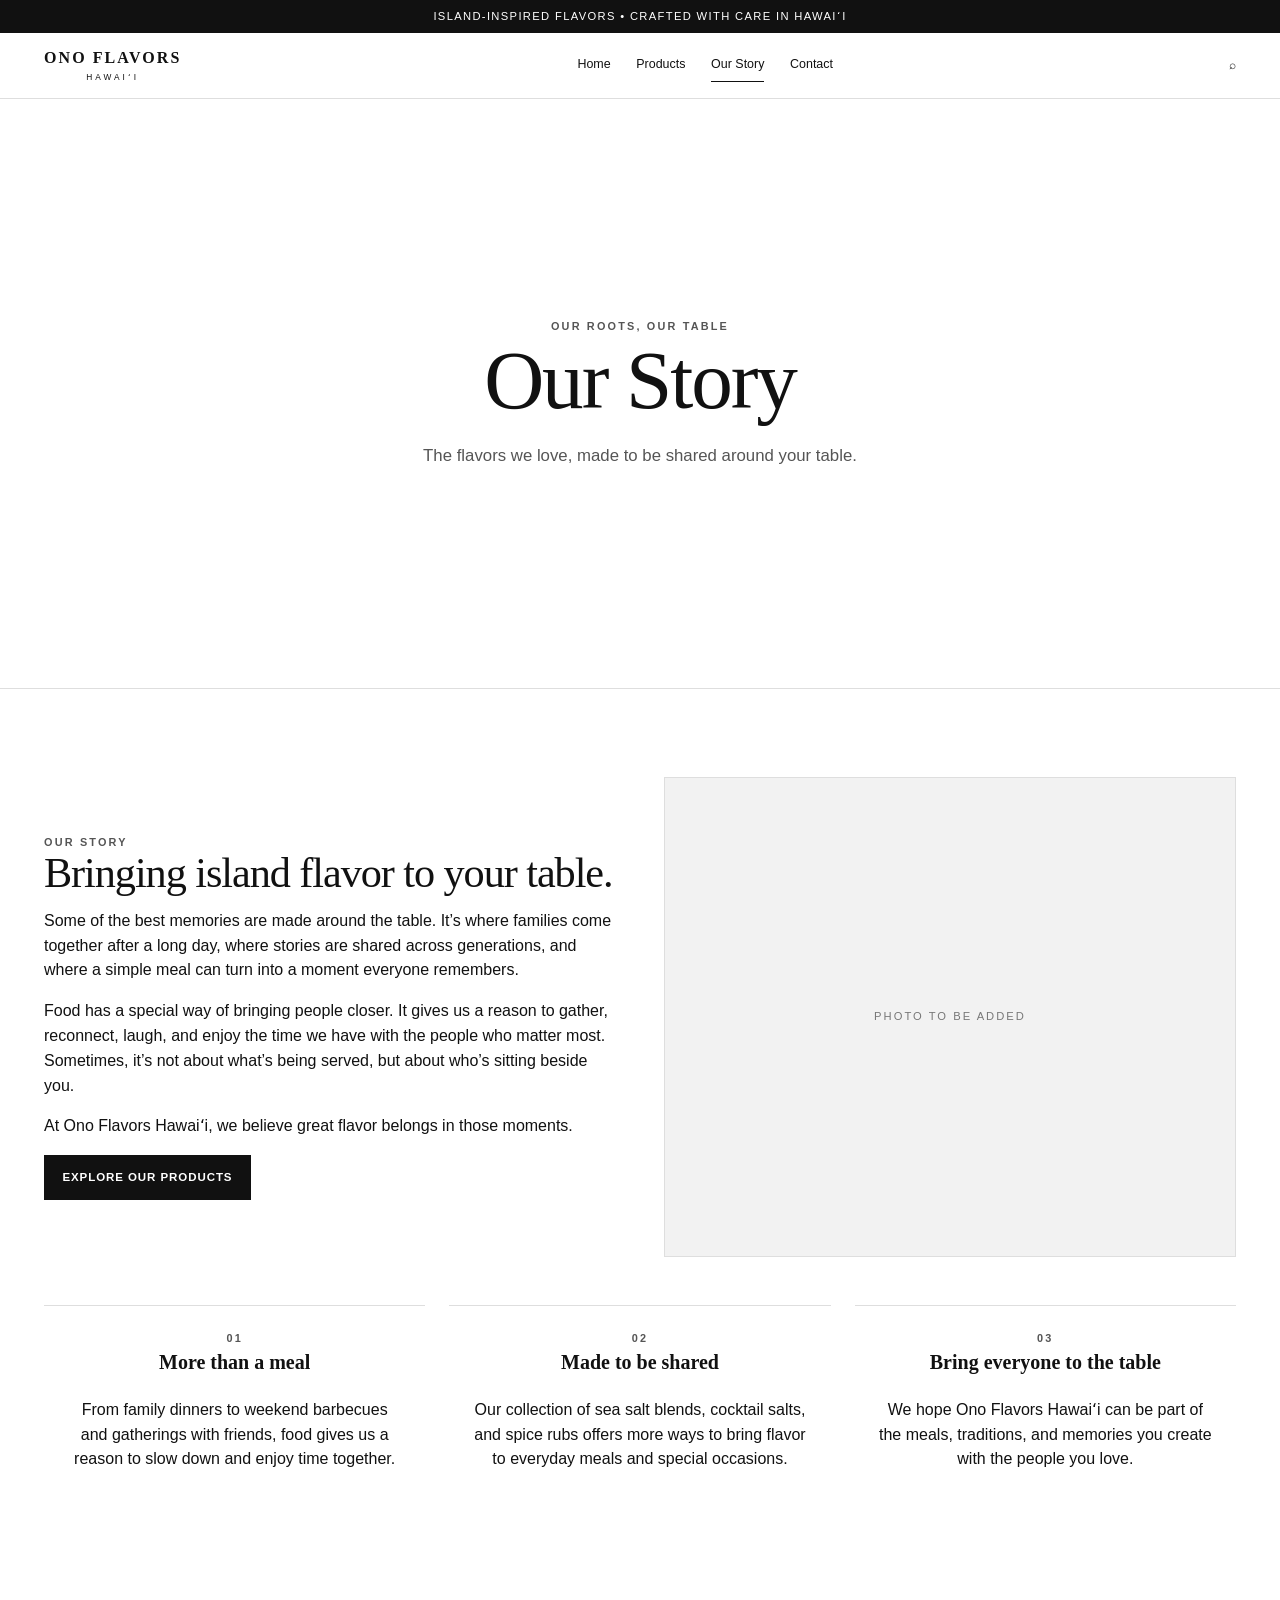
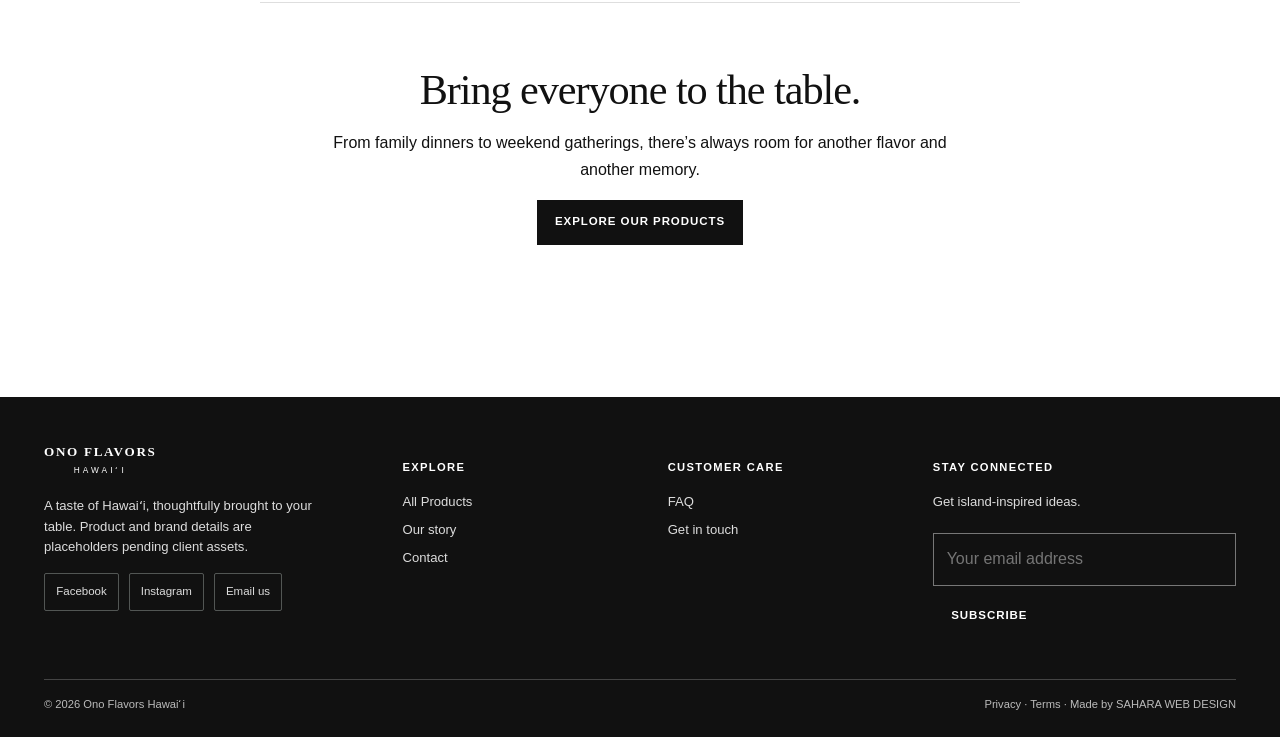
<file: story.html>
<!doctype html><html lang="en"><head><meta charset="utf-8"><meta name="viewport" content="width=device-width,initial-scale=1"><meta name="description" content="Ono Flavors Hawaiʻi — island-inspired salts, seasonings, and recipes."><title>Our Story | Ono Flavors Hawaiʻi</title><link rel="stylesheet" href="assets/styles.css"></head><body>
<div class="announcement">Island-inspired flavors • Crafted with care in Hawaiʻi</div>
<header class="header"><nav class="nav" aria-label="Main navigation">
<button class="icon-button menu-toggle" data-menu-toggle aria-label="Open menu" aria-expanded="false">☰</button>
<a class="logo" href="index.html" aria-label="Ono Flavors Hawaii home">ONO FLAVORS<small>HAWAIʻI</small></a>
<div class="navlinks" data-nav-links>
<a href="index.html">Home</a><a href="shop.html">Products</a><a class="active" href="story.html">Our Story</a><a href="contact.html">Contact</a>
</div>
<div class="nav-actions"><a href="shop.html" aria-label="Search products">⌕</a></div>
</nav></header>

<main><section class="page-hero story-page-hero"><div class="story-hero-inner"><div class="eyebrow">Our roots, our table</div><h1 class="serif">Our Story</h1><p>The flavors we love, made to be shared around your table.</p></div></section><section class="section"><div class="container"><div class="story-layout"><div><div class="eyebrow">Our story</div><h2 class="serif">Bringing island flavor to your table.</h2><p>Some of the best memories are made around the table. It’s where families come together after a long day, where stories are shared across generations, and where a simple meal can turn into a moment everyone remembers.</p><p>Food has a special way of bringing people closer. It gives us a reason to gather, reconnect, laugh, and enjoy the time we have with the people who matter most. Sometimes, it’s not about what’s being served, but about who’s sitting beside you.</p><p>At Ono Flavors Hawaiʻi, we believe great flavor belongs in those moments.</p><a class="button" href="shop.html">Explore our products</a></div><div class="story-image" role="img" aria-label="Photo to be supplied by Ono Flavors Hawaiʻi"></div></div><div class="value-grid"><article><div class="eyebrow">01</div><h3>More than a meal</h3><p>From family dinners to weekend barbecues and gatherings with friends, food gives us a reason to slow down and enjoy time together.</p></article><article><div class="eyebrow">02</div><h3>Made to be shared</h3><p>Our collection of sea salt blends, cocktail salts, and spice rubs offers more ways to bring flavor to everyday meals and special occasions.</p></article><article><div class="eyebrow">03</div><h3>Bring everyone to the table</h3><p>We hope Ono Flavors Hawaiʻi can be part of the meals, traditions, and memories you create with the people you love.</p></article></div><div class="story-closing"><h2 class="serif">Bring everyone to the table.</h2><p>From family dinners to weekend gatherings, there’s always room for another flavor and another memory.</p><a class="button" href="shop.html">Explore our products</a></div></div></section></main>

<footer class="footer"><div class="container"><div class="footer-grid">
<div><a class="logo" href="index.html" style="color:#ffffff;display:inline-block">ONO FLAVORS<small>HAWAIʻI</small></a><p style="margin-top:1rem;max-width:270px">A taste of Hawaiʻi, thoughtfully brought to your table. Product and brand details are placeholders pending client assets.</p>
<div class="social-links" aria-label="Social and contact links"><a href="https://www.facebook.com/onoflavorshawaii" target="_blank" rel="noopener noreferrer">Facebook </a><a href="https://www.instagram.com/ono.flavors.hawaii/" target="_blank" rel="noopener noreferrer">Instagram </a><a href="mailto:onoflavors@gmail.com">Email us </a></div></div>
<div><h4>Explore</h4><div class="footer-links"><a href="shop.html">All Products</a><a href="story.html">Our story</a><a href="contact.html">Contact</a></div></div>
<div><h4>Customer care</h4><div class="footer-links"><a href="faq.html">FAQ</a><a href="contact.html">Get in touch</a></div></div>
<div><h4>Stay connected</h4><p>Get island-inspired ideas.</p><form data-newsletter><input type="email" required placeholder="Your email address" aria-label="Your email address"><button type="submit">Subscribe</button></form></div>
</div><div class="copyright"><span>© 2026 Ono Flavors Hawaiʻi</span><span>Privacy · Terms · Made by SAHARA WEB DESIGN</span></div></div></footer>
<script src="assets/app.js"></script>
</body></html>
</file>
<file: assets/styles.css>
:root{--green:#073d38;--green2:#0b5148;--cream:#f7f4ed;--sand:#e9e1d2;--ink:#18312e;--muted:#667572;--white:#fff;--line:#dedbd2;--serif:Georgia,'Times New Roman',serif;--sans:Arial,Helvetica,sans-serif}
*{box-sizing:border-box}html{scroll-behavior:smooth}body{margin:0;background:var(--cream);color:var(--ink);font-family:var(--sans);line-height:1.55}img{max-width:100%;display:block}a{color:inherit;text-decoration:none}button,input,select,textarea{font:inherit}button,.button{border:0;cursor:pointer;display:inline-flex;align-items:center;justify-content:center;gap:.5rem;background:var(--green);color:white;padding:.85rem 1.15rem;text-transform:uppercase;letter-spacing:.08em;font-size:.72rem;font-weight:700;transition:.2s}button:hover,.button:hover{background:var(--green2);transform:translateY(-1px)}.button.outline{background:transparent;border:1px solid currentColor;color:inherit}.announcement{background:var(--green);color:#fff;text-align:center;padding:.48rem 1rem;font-size:.7rem;letter-spacing:.12em;text-transform:uppercase}.header{position:sticky;top:0;z-index:20;background:rgba(247,244,237,.97);border-bottom:1px solid var(--line);backdrop-filter:blur(10px)}.nav{max-width:1240px;margin:auto;padding:1rem 1.5rem;display:flex;align-items:center;justify-content:space-between;gap:1rem}.logo{font-family:var(--serif);font-size:1rem;letter-spacing:.13em;text-align:center;line-height:1.1;font-weight:bold;color:var(--green);white-space:nowrap}.logo small{display:block;font: .52rem var(--sans);letter-spacing:.36em;margin-top:.35rem}.navlinks{display:flex;gap:1.6rem;align-items:center;font-size:.78rem}.navlinks a{padding:.4rem 0;border-bottom:1px solid transparent}.navlinks a:hover,.navlinks a.active{border-color:var(--green)}.nav-actions{display:flex;gap:.9rem;align-items:center;font-size:.78rem}.icon-button{background:none;color:var(--green);padding:.35rem;letter-spacing:0;transform:none}.icon-button:hover{background:var(--sand);transform:none}.menu-toggle{display:none}.container{max-width:1240px;margin:auto;padding:0 1.5rem}.eyebrow{font-size:.68rem;letter-spacing:.2em;text-transform:uppercase;color:var(--green2);font-weight:bold}.serif{font-family:var(--serif);font-weight:400;line-height:1.1;letter-spacing:-.025em}h1,h2,h3,p{margin-top:0}h1{font-size:clamp(2.6rem,5.4vw,5rem);margin-bottom:1rem}h2{font-size:clamp(2rem,3.3vw,3.2rem);margin-bottom:.75rem}h3{font-size:1.25rem}.lead{font-size:1rem;max-width:34rem;color:#e9f0e8}.section{padding:5.5rem 0}.section-head{text-align:center;max-width:650px;margin:0 auto 2.5rem}.section-head p{color:var(--muted)}.hero{min-height:590px;display:flex;align-items:center;color:white;background:linear-gradient(90deg,rgba(3,35,32,.75),rgba(3,35,32,.08)),url('https://images.unsplash.com/photo-1500375592092-40eb2168fd21?auto=format&fit=crop&w=2000&q=85') center/cover}.hero-inner{max-width:1240px;width:100%;margin:auto;padding:5rem 1.5rem}.hero-copy{max-width:590px}.hero .eyebrow{color:#d7dfb6}.hero p{max-width:400px;margin-bottom:1.6rem}.button-row{display:flex;gap:.75rem;flex-wrap:wrap}.product-grid{display:grid;grid-template-columns:repeat(4,minmax(0,1fr));gap:1.25rem}.product-card{min-width:0}.product-photo{aspect-ratio:1/1.05;background:#e7e3da;display:flex;align-items:center;justify-content:center;overflow:hidden;position:relative}.product-photo img{width:100%;height:100%;object-fit:cover;transition:transform .4s}.product-card:hover .product-photo img{transform:scale(1.04)}.product-photo.placeholder{background:linear-gradient(145deg,#e5dfd1,#f4f0e8)}.jar{width:34%;height:54%;border-radius:13% 13% 10% 10%;background:linear-gradient(90deg,#aaa89f,#d0cdc3 35%,#aaa89f);position:relative;box-shadow:0 12px 24px #0001}.jar:before{content:"";position:absolute;top:-11%;left:12%;width:76%;height:13%;background:#777a72;border-radius:3px}.jar:after{content:"ONO\\A FLAVORS";white-space:pre;text-align:center;position:absolute;left:9%;right:9%;top:36%;padding:.5rem 0;background:#f4eee0;color:#21453d;font:700 clamp(6px,.8vw,11px) var(--serif);letter-spacing:.08em}.product-info{padding:.8rem 0}.product-info h3{font-size:.98rem;margin:0 0 .2rem}.product-info p{font-size:.82rem;color:var(--muted);margin:0 0 .65rem}.price{font-weight:700;font-size:.86rem}.product-info .button{margin-top:.7rem;width:100%;padding:.7rem}.split{display:grid;grid-template-columns:1fr 1fr;min-height:440px}.split-image{background:center/cover;min-height:360px}.split-copy{background:var(--green);color:#fff;padding:clamp(2rem,5vw,5rem);display:flex;flex-direction:column;justify-content:center}.split-copy p{max-width:440px;color:#dfe8df}.category-grid{display:grid;grid-template-columns:repeat(4,1fr);gap:1rem}.category{position:relative;min-height:210px;background:#d9d7cb;overflow:hidden;display:flex;align-items:end;padding:1.2rem;color:white}.category:before{content:"";position:absolute;inset:0;background:linear-gradient(0deg,#082e29c9,transparent 75%),var(--bg);background-size:cover;background-position:center;transition:transform .4s}.category:hover:before{transform:scale(1.04)}.category span{position:relative;font:1.5rem var(--serif)}.banner{padding:4rem 1.5rem;text-align:center;color:white;background:linear-gradient(#083b37a8,#083b37a8),url('https://images.unsplash.com/photo-1500375592092-40eb2168fd21?auto=format&fit=crop&w=1800&q=80') center/cover}.banner p{margin:.5rem auto 1.4rem;max-width:600px}.footer{background:#062f2c;color:#f6f1e7;padding:3rem 0 1.5rem}.footer-grid{display:grid;grid-template-columns:1.4fr 1fr 1fr 1.3fr;gap:2rem}.footer h4{font-size:.7rem;letter-spacing:.12em;text-transform:uppercase}.footer a,.footer p{font-size:.82rem;color:#cbd8d0}.footer-links{display:grid;gap:.5rem}.footer input{width:100%;padding:.8rem;border:1px solid #72908a;background:transparent;color:white;margin:.5rem 0}.copyright{border-top:1px solid #365b55;margin-top:2.5rem;padding-top:1rem;display:flex;justify-content:space-between;font-size:.7rem;color:#b9cbc3}.page-hero{padding:4.5rem 1rem;text-align:center;color:white;background:linear-gradient(#083b37a0,#083b37a0),url('https://images.unsplash.com/photo-1470770841072-f978cf4d019e?auto=format&fit=crop&w=1800&q=80') center/cover}.page-hero p{max-width:650px;margin:.5rem auto 0}.shop-layout{display:grid;grid-template-columns:220px 1fr;gap:2rem}.filters{border-right:1px solid var(--line);padding-right:1.4rem}.filters h3{font:1.2rem var(--serif)}.filter-option{display:flex;gap:.55rem;margin:.6rem 0;font-size:.85rem}.shop-toolbar{display:flex;align-items:center;justify-content:space-between;gap:1rem;margin-bottom:1.2rem}.shop-toolbar select{padding:.65rem;border:1px solid var(--line);background:transparent}.product-detail{display:grid;grid-template-columns:1.05fr 1fr;gap:4rem;align-items:start}.detail-image{aspect-ratio:1/1;background:#e7e3da;display:grid;place-items:center}.detail-copy{padding:1rem 0}.detail-copy h1{font-size:clamp(2.2rem,4vw,3.7rem)}.detail-copy .price{font-size:1.2rem}.detail-copy p{color:var(--muted)}.quantity{display:flex;align-items:center;gap:.7rem;margin:1.2rem 0}.quantity button{padding:.55rem .8rem;background:var(--sand);color:var(--green)}.quantity span{min-width:1.5rem;text-align:center}.detail-copy .button{width:100%;margin-bottom:1rem}.trust-list{display:grid;gap:.65rem;font-size:.82rem;margin:1.4rem 0}.tabs{display:flex;gap:1.5rem;border-bottom:1px solid var(--line);margin-top:3rem}.tabs button{background:none;color:var(--muted);padding:.8rem 0;border-bottom:2px solid transparent;letter-spacing:0;text-transform:none}.tabs button.active{border-color:var(--green);color:var(--green)}.story-layout{display:grid;grid-template-columns:1fr 1fr;gap:3rem;align-items:center}.story-image{min-height:480px;background:center/cover url('https://images.unsplash.com/photo-1470770841072-f978cf4d019e?auto=format&fit=crop&w=1200&q=80')}.value-grid{display:grid;grid-template-columns:repeat(3,1fr);gap:1.5rem;text-align:center;margin-top:3rem}.value-grid article{padding:1.5rem;border-top:1px solid var(--line)}.value-grid h3{font-family:var(--serif)}.recipe-grid{display:grid;grid-template-columns:repeat(3,1fr);gap:1.3rem}.recipe-photo{aspect-ratio:4/3;background:center/cover}.recipe-card h3{font:1.4rem var(--serif);margin:.8rem 0 .4rem}.recipe-card p{font-size:.86rem;color:var(--muted)}.contact-layout{display:grid;grid-template-columns:.8fr 1.2fr;gap:4rem}.form{display:grid;gap:1rem}.form label{font-size:.8rem;font-weight:bold}.form input,.form textarea,.form select{display:block;width:100%;margin-top:.35rem;padding:.85rem;border:1px solid var(--line);background:#fffdf8;color:var(--ink)}.form textarea{min-height:130px;resize:vertical}.notice{background:#e6eee5;padding:1rem;margin:1rem 0;color:var(--green);font-size:.9rem;display:none}.cart-empty{text-align:center;padding:4rem 1rem}.cart-table{width:100%;border-collapse:collapse}.cart-table td,.cart-table th{text-align:left;padding:1rem;border-bottom:1px solid var(--line)}.cart-table th{font-size:.7rem;text-transform:uppercase;letter-spacing:.1em}.cart-actions{display:flex;justify-content:space-between;gap:1rem;margin-top:1.5rem}.small-note{font-size:.76rem;color:var(--muted)}.mobile-only{display:none}
@media(max-width:900px){.navlinks{gap:.8rem}.product-grid{grid-template-columns:repeat(2,1fr)}.category-grid{grid-template-columns:repeat(2,1fr)}.footer-grid{grid-template-columns:repeat(2,1fr)}.product-detail{gap:2rem}.shop-layout{grid-template-columns:180px 1fr}.recipe-grid{grid-template-columns:repeat(2,1fr)}}
@media(max-width:680px){.announcement{font-size:.6rem}.nav{padding:.8rem 1rem}.menu-toggle{display:inline-flex}.navlinks{display:none;position:absolute;top:100%;left:0;right:0;background:var(--cream);padding:1rem 1.2rem 1.5rem;border-bottom:1px solid var(--line);flex-direction:column;align-items:stretch;gap:.2rem}.navlinks.open{display:flex}.navlinks a{padding:.75rem 0}.nav-actions{gap:.4rem}.logo{font-size:.85rem}.container{padding:0 1rem}.hero{min-height:590px;background-position:58% center}.hero-inner{padding:4rem 1rem}.lead{font-size:.92rem}.section{padding:3.6rem 0}.section-head{margin-bottom:1.8rem}.product-grid{gap:1rem}.product-info h3{font-size:.88rem}.product-info .button{font-size:.62rem}.split{grid-template-columns:1fr}.split-image{min-height:280px}.split-copy{padding:2.5rem 1.2rem}.category-grid{gap:.65rem}.category{min-height:160px;padding:.8rem}.category span{font-size:1.2rem}.footer-grid{grid-template-columns:1fr 1fr;gap:1.8rem 1rem}.footer-grid>div:first-child,.footer-grid>div:last-child{grid-column:1/-1}.copyright{gap:1rem;flex-direction:column}.page-hero{padding:3.5rem 1rem}.shop-layout{grid-template-columns:1fr}.filters{border-right:0;border-bottom:1px solid var(--line);padding:0 0 1rem}.filter-row{display:flex;flex-wrap:wrap;gap:.5rem 1rem}.filter-option{margin:.2rem 0}.shop-toolbar{align-items:flex-start;flex-direction:column}.product-detail{grid-template-columns:1fr;gap:1rem}.detail-image{max-height:420px}.detail-copy{padding:0}.story-layout,.contact-layout{grid-template-columns:1fr;gap:2rem}.story-image{min-height:300px;order:-1}.value-grid{grid-template-columns:1fr;gap:0}.recipe-grid{grid-template-columns:1fr}.tabs{gap:.9rem;overflow:auto}.tabs button{white-space:nowrap}.cart-table th:nth-child(2),.cart-table td:nth-child(2){display:none}.cart-actions{flex-direction:column}.mobile-only{display:block}.desktop-only{display:none}}


/* October refresh: Hawaiian coastline + natural salt editorial direction */
.page-hero{
  position:relative;isolation:isolate;overflow:hidden;
  background-image:linear-gradient(90deg,rgba(4,43,39,.78),rgba(4,43,39,.48)),url('https://images.unsplash.com/photo-1500375592092-40eb2168fd21?auto=format&fit=crop&w=2000&q=88');
  background-position:center 54%;
}
.page-hero:after{content:"";position:absolute;inset:0;z-index:-1;pointer-events:none;opacity:.28;background:radial-gradient(ellipse at 82% 15%,rgba(238,232,207,.32),transparent 30%),linear-gradient(135deg,transparent 45%,rgba(8,48,43,.3));}
.story-page-hero{padding:5.2rem 1rem 5rem;background-image:linear-gradient(90deg,rgba(3,39,35,.73),rgba(3,39,35,.35)),url('https://images.unsplash.com/photo-1500375592092-40eb2168fd21?auto=format&fit=crop&w=2200&q=90');background-position:center 58%;}
.story-page-hero h1{font-size:clamp(3rem,6.5vw,5.8rem);text-shadow:0 2px 20px rgba(0,0,0,.16)}
.story-image{position:relative;min-height:480px;background-image:linear-gradient(0deg,rgba(4,43,39,.08),rgba(4,43,39,.02)),url('https://images.unsplash.com/photo-1518110925495-5fe2fda0442c?auto=format&fit=crop&w=1400&q=88');background-position:center;background-size:cover;}
.story-image:after{content:"";position:absolute;inset:0;border:1px solid rgba(255,255,255,.28);pointer-events:none}
.social-links{display:flex;flex-wrap:wrap;gap:.6rem;margin-top:1rem}
.social-links a{display:inline-flex;align-items:center;gap:.35rem;border:1px solid rgba(203,216,208,.35);padding:.55rem .7rem;color:#f6f1e7;border-radius:2px;font-size:.72rem;transition:background .2s,border-color .2s}
.social-links a:hover{background:rgba(255,255,255,.08);border-color:#cbd8d0}
.social-note{font-size:.68rem;color:#b9cbc3;display:block;margin-top:.55rem;line-height:1.5}
@media(max-width:680px){
  .story-page-hero{padding:3.6rem 1rem 3.5rem;background-position:57% center}
  .story-page-hero h1{font-size:clamp(2.8rem,13vw,4.2rem)}
  .page-hero p{font-size:.92rem;max-width:32rem}
  .story-image{min-height:270px;order:-1}
  .social-links{gap:.45rem}
  .social-links a{font-size:.68rem;padding:.55rem .6rem}
}

.contact-social{display:flex;flex-wrap:wrap;gap:.55rem;margin:.5rem 0 1rem}.contact-social a{font-size:.78rem;padding:.6rem .75rem;border:1px solid var(--line);color:var(--green)}.contact-social a:hover{background:var(--sand)}

/* Product collection introduction panels */
.intro-grid{display:grid;grid-template-columns:repeat(2,minmax(0,1fr));gap:1rem;margin-top:2rem}.intro-grid article{padding:1.5rem;border:1px solid var(--line);background:rgba(255,255,255,.32)}.intro-grid h3{margin:0 0 .65rem;font-family:Georgia,serif;font-size:1.35rem}.intro-grid p{margin:0;color:var(--muted);line-height:1.7}.collection-intros{padding-bottom:2rem}@media(max-width:650px){.intro-grid{grid-template-columns:1fr}.intro-grid article{padding:1.2rem}}

/* Product collection clarity and consistent card alignment */
.product-collection{margin:0 0 clamp(3rem,6vw,5rem);scroll-margin-top:2rem}
.collection-heading{display:flex;align-items:end;justify-content:space-between;gap:1.5rem;padding:0 0 1.25rem;margin:0 0 1.4rem;border-bottom:1px solid var(--line)}
.collection-heading .eyebrow{margin-bottom:.4rem}
.collection-heading h2{font-size:clamp(1.7rem,2.6vw,2.4rem);margin:0 0 .4rem}
.collection-heading p:not(.eyebrow){margin:0;color:var(--muted);max-width:620px}
.collection-count{white-space:nowrap;color:var(--muted);font-size:.85rem;padding-bottom:.25rem}
.product-collection .product-grid{display:grid;grid-template-columns:repeat(4,minmax(0,1fr));gap:1.5rem;align-items:stretch}
.product-collection .product-card{display:flex;flex-direction:column;height:100%;min-width:0}
.product-collection .product-photo{width:100%;aspect-ratio:1/1;flex-shrink:0}
.product-collection .product-info{display:flex;flex-direction:column;align-items:stretch;flex:1;padding:1rem 0 0}
.product-collection .product-info .eyebrow{min-height:2.4em;line-height:1.3;margin-bottom:.55rem}
.product-collection .product-info h3{min-height:2.6em;line-height:1.3;margin-bottom:.55rem}
.product-collection .product-info>p:not(.eyebrow){flex:1;line-height:1.55;margin-bottom:1rem}
.product-collection .price{margin-top:auto;padding-top:.25rem}
.product-collection .product-info .button{margin-top:.85rem;min-height:3.25rem;display:flex;align-items:center;justify-content:center}
@media(max-width:1100px){.product-collection .product-grid{grid-template-columns:repeat(3,minmax(0,1fr));gap:1.25rem}}
@media(max-width:760px){.shop-layout{grid-template-columns:1fr;gap:1.5rem}.filters{border-right:0;border-bottom:1px solid var(--line);padding:0 0 1.25rem}.filter-row{display:grid;grid-template-columns:repeat(2,minmax(0,1fr));gap:.15rem 1rem}.collection-heading{align-items:flex-start;flex-direction:column;gap:.65rem}.collection-count{padding:0}.product-collection .product-grid{grid-template-columns:repeat(2,minmax(0,1fr));gap:1.25rem 1rem}.product-collection .product-info .eyebrow{font-size:.68rem;min-height:0}.product-collection .product-info h3{font-size:.98rem;min-height:2.5em}.product-collection .product-info>p:not(.eyebrow){font-size:.82rem}.product-collection .product-info .button{font-size:.75rem;padding:.7rem .45rem}}
@media(max-width:420px){.product-collection .product-grid{grid-template-columns:1fr}.product-collection .product-card{display:grid;grid-template-columns:112px minmax(0,1fr);gap:.9rem;align-items:start}.product-collection .product-photo{aspect-ratio:1;width:112px}.product-collection .product-info{padding:0}.product-collection .product-info .eyebrow{min-height:0}.product-collection .product-info h3{min-height:0}.product-collection .product-info>p:not(.eyebrow){font-size:.8rem}.product-collection .product-info .button{min-height:2.8rem}}


/* Approved direction: monochrome brand system with island photography kept natural. */
:root{--green:#111111;--green2:#333333;--cream:#ffffff;--sand:#eeeeee;--ink:#111111;--muted:#626262;--white:#ffffff;--line:#dedede}
body{background:#fff;color:#111}
button,.button{background:#111;color:#fff}
button:hover,.button:hover{background:#333}
.button.outline{background:transparent;color:inherit;border-color:currentColor}
.announcement{background:#111;color:#fff}
.header{background:rgba(255,255,255,.97);border-bottom-color:#dedede}
.logo{color:#111}
.navlinks a:hover,.navlinks a.active{border-color:#111}
.icon-button{color:#111}
.icon-button:hover{background:#eee}
.eyebrow{color:#555}
.hero{background-image:linear-gradient(90deg,rgba(0,0,0,.76),rgba(0,0,0,.15)),url('https://images.unsplash.com/photo-1500375592092-40eb2168fd21?auto=format&fit=crop&w=2000&q=85')}
.hero .eyebrow,.split-copy .eyebrow,.banner .eyebrow{color:#fff!important}
.lead{color:#f1f1f1}
.product-photo.placeholder{background:#f2f2f2;border:1px solid #e3e3e3}
.product-photo.placeholder .jar{display:none}
.product-photo.placeholder:after{content:'PRODUCT PHOTO';font-size:.65rem;letter-spacing:.18em;color:#777}
.split-copy{background:#111;color:#fff}
.split-copy p{color:#e0e0e0}
.category{background:#d8d8d8}
.category:before{background:linear-gradient(0deg,#000c,transparent 75%),var(--bg);background-size:cover;background-position:center;filter:grayscale(100%)}
.banner{background-image:linear-gradient(#0009,#0009),url('https://images.unsplash.com/photo-1500375592092-40eb2168fd21?auto=format&fit=crop&w=1800&q=80')}
.footer{background:#111;color:#fff}
.footer a,.footer p{color:#ddd}
.footer input{border-color:#777;color:#fff}
.copyright{border-color:#444;color:#bbb}
.page-hero,.story-page-hero{background-image:linear-gradient(90deg,rgba(0,0,0,.75),rgba(0,0,0,.42)),url('https://images.unsplash.com/photo-1500375592092-40eb2168fd21?auto=format&fit=crop&w=2000&q=88');filter:none}
.story-image{background-image:linear-gradient(0deg,rgba(0,0,0,.12),rgba(0,0,0,.02)),url('https://images.unsplash.com/photo-1518110925495-5fe2fda0442c?auto=format&fit=crop&w=1400&q=88')}
.intro-grid article{background:#fff;border-color:#ddd}
.contact-social a{color:#111}
.contact-social a:hover{background:#eee}
.form input,.form textarea,.form select{background:#fff;color:#111;border-color:#ccc}
.notice{background:#f0f0f0;color:#111}
.quantity button{background:#eee;color:#111}
.tabs button.active{border-color:#111;color:#111}
.navlinks{color:#111}
@media(max-width:680px){.navlinks{background:#fff}}

/* Product page category navigation — cards remain unchanged. */
.collection-nav{position:sticky;top:72px;z-index:15;background:#fff;border-bottom:1px solid #ddd;border-top:1px solid #eee}
.collection-nav-inner{max-width:1240px;margin:0 auto;padding:.85rem 1.5rem;display:flex;align-items:center;justify-content:center;gap:clamp(1rem,3vw,2.5rem);overflow-x:auto;scrollbar-width:thin}
.collection-nav a{flex:0 0 auto;font-size:.76rem;font-weight:700;letter-spacing:.025em;padding:.35rem 0;border-bottom:2px solid transparent;white-space:nowrap}
.collection-nav a:hover,.collection-nav a:focus-visible{border-color:#111}
.product-listing{padding-top:2.25rem}
.product-collection{scroll-margin-top:140px}
@media(max-width:680px){.collection-nav{top:60px}.collection-nav-inner{justify-content:flex-start;padding:.75rem 1rem;gap:1.35rem}.collection-nav a{font-size:.72rem}.product-listing{padding-top:1.5rem}}

/* Products page hero: restrained black-and-white layout */
.products-hero{background:#fff;color:#111;border-bottom:1px solid #e4e4e4;min-height:590px;display:flex;align-items:center;padding:5rem 1.5rem}
.products-hero-inner{max-width:1240px;margin:0 auto}
.products-hero .eyebrow{color:#555;margin-bottom:.45rem;letter-spacing:.16em;font-size:.75rem;font-weight:700}
.products-hero h1{font-size:clamp(2.6rem,5vw,4.6rem);margin:0 0 .7rem;max-width:800px}
.products-hero p:last-child{max-width:650px;color:#555;margin:0;font-size:1.05rem;line-height:1.7}
@media(max-width:680px){.products-hero{min-height:590px;padding:4rem 1rem}.products-hero h1{font-size:clamp(2.4rem,10vw,3.4rem)}.products-hero p:last-child{font-size:.95rem}}

/* Center product cards within each collection, including collections with fewer items. */
.product-collection .product-grid{grid-template-columns:repeat(auto-fit,minmax(min(100%,240px),260px));justify-content:center;}
@media(max-width:760px){.product-collection .product-grid{grid-template-columns:repeat(2,minmax(0,260px));justify-content:center;}}
@media(max-width:420px){.product-collection .product-grid{grid-template-columns:minmax(0,1fr);justify-content:center;}}
/* Homepage featured product cards: align action buttons on mobile */
@media(max-width:680px){
  .section .product-grid>.product-card{display:flex;flex-direction:column;height:100%}
  .section .product-grid>.product-card .product-info{display:flex;flex-direction:column;flex:1;min-height:220px}
  .section .product-grid>.product-card .product-info>p{flex:1}
  .section .product-grid>.product-card .product-info>.button{margin-top:auto}
}
/* Keep product action buttons aligned across mobile product cards */
@media(max-width:760px){
  .product-collection .product-card{height:100%}
  .product-collection .product-info{display:flex;flex-direction:column;min-width:0}
  .product-collection .product-info>p:not(.eyebrow){flex:1}
  .product-collection .product-info .button{margin-top:auto}
}
@media(max-width:420px){
  .product-collection .product-info{min-height:230px}
}

/* Our Story page layout pass: homepage-height hero; client photo to be supplied later. */
.story-page-hero{position:relative;min-height:590px;padding:5rem 1.5rem;display:flex;align-items:center;justify-content:center;text-align:center;color:#111;background:#fff;border-bottom:1px solid #dedede;}
.story-page-hero:after{display:none}
.story-hero-inner{max-width:900px;margin:0 auto}
.story-page-hero .eyebrow{color:#555}
.story-page-hero h1{font-size:clamp(3rem,6.5vw,5.8rem);text-shadow:none;margin-bottom:1rem}
.story-page-hero p{max-width:650px;margin:.5rem auto 0;color:#555;font-size:1.05rem}
.story-image{min-height:480px;background:#f2f2f2;border:1px solid #dedede}
.story-image:after{content:'PHOTO TO BE ADDED';display:flex;align-items:center;justify-content:center;color:#777;font-size:.7rem;letter-spacing:.18em;border:0}
@media(max-width:680px){.story-page-hero{min-height:590px;padding:4rem 1rem}.story-page-hero h1{font-size:clamp(2.8rem,13vw,4.2rem)}.story-page-hero p{font-size:.92rem}.story-image{min-height:300px}}

.story-closing{margin:clamp(3rem,7vw,6rem) auto 0;max-width:760px;text-align:center;padding:clamp(2rem,5vw,4rem) 1.5rem;border-top:1px solid var(--line,#d8d8d8)}.story-closing p{max-width:620px;margin:1rem auto;line-height:1.7}

/* Product imagery: keep original photo proportions within the detail frame. */
.detail-image{overflow:hidden;background:#f1f1f1;display:grid;place-items:center;}
.detail-image img{width:100%;height:100%;max-height:680px;object-fit:contain;}

/* Homepage closing section: dish photo continues down; black panel stays continuous */
.split-closeout{display:grid;grid-template-columns:1fr 1fr;align-items:stretch;background:#111;color:#fff}
.split-closeout .split-image{min-height:100%;background-position:center;background-size:cover}
.split-closeout .split-copy{display:flex;flex-direction:column;justify-content:center;gap:clamp(3rem,6vw,5rem);padding:clamp(2.5rem,5vw,5rem)}
.split-closeout .closeout-block h2{margin:.65rem 0 1rem}
.split-closeout .closeout-block p{max-width:520px;line-height:1.65;color:#e0e0e0}
.split-closeout .closeout-shop{padding-top:clamp(1.5rem,3vw,2.5rem);border-top:1px solid #333}
@media(max-width:700px){.split-closeout{grid-template-columns:1fr}.split-closeout .split-image{min-height:420px}.split-closeout .split-copy{padding:2.25rem 1.25rem;gap:2.5rem}.split-closeout .closeout-shop{padding-top:2rem}}
</file>
